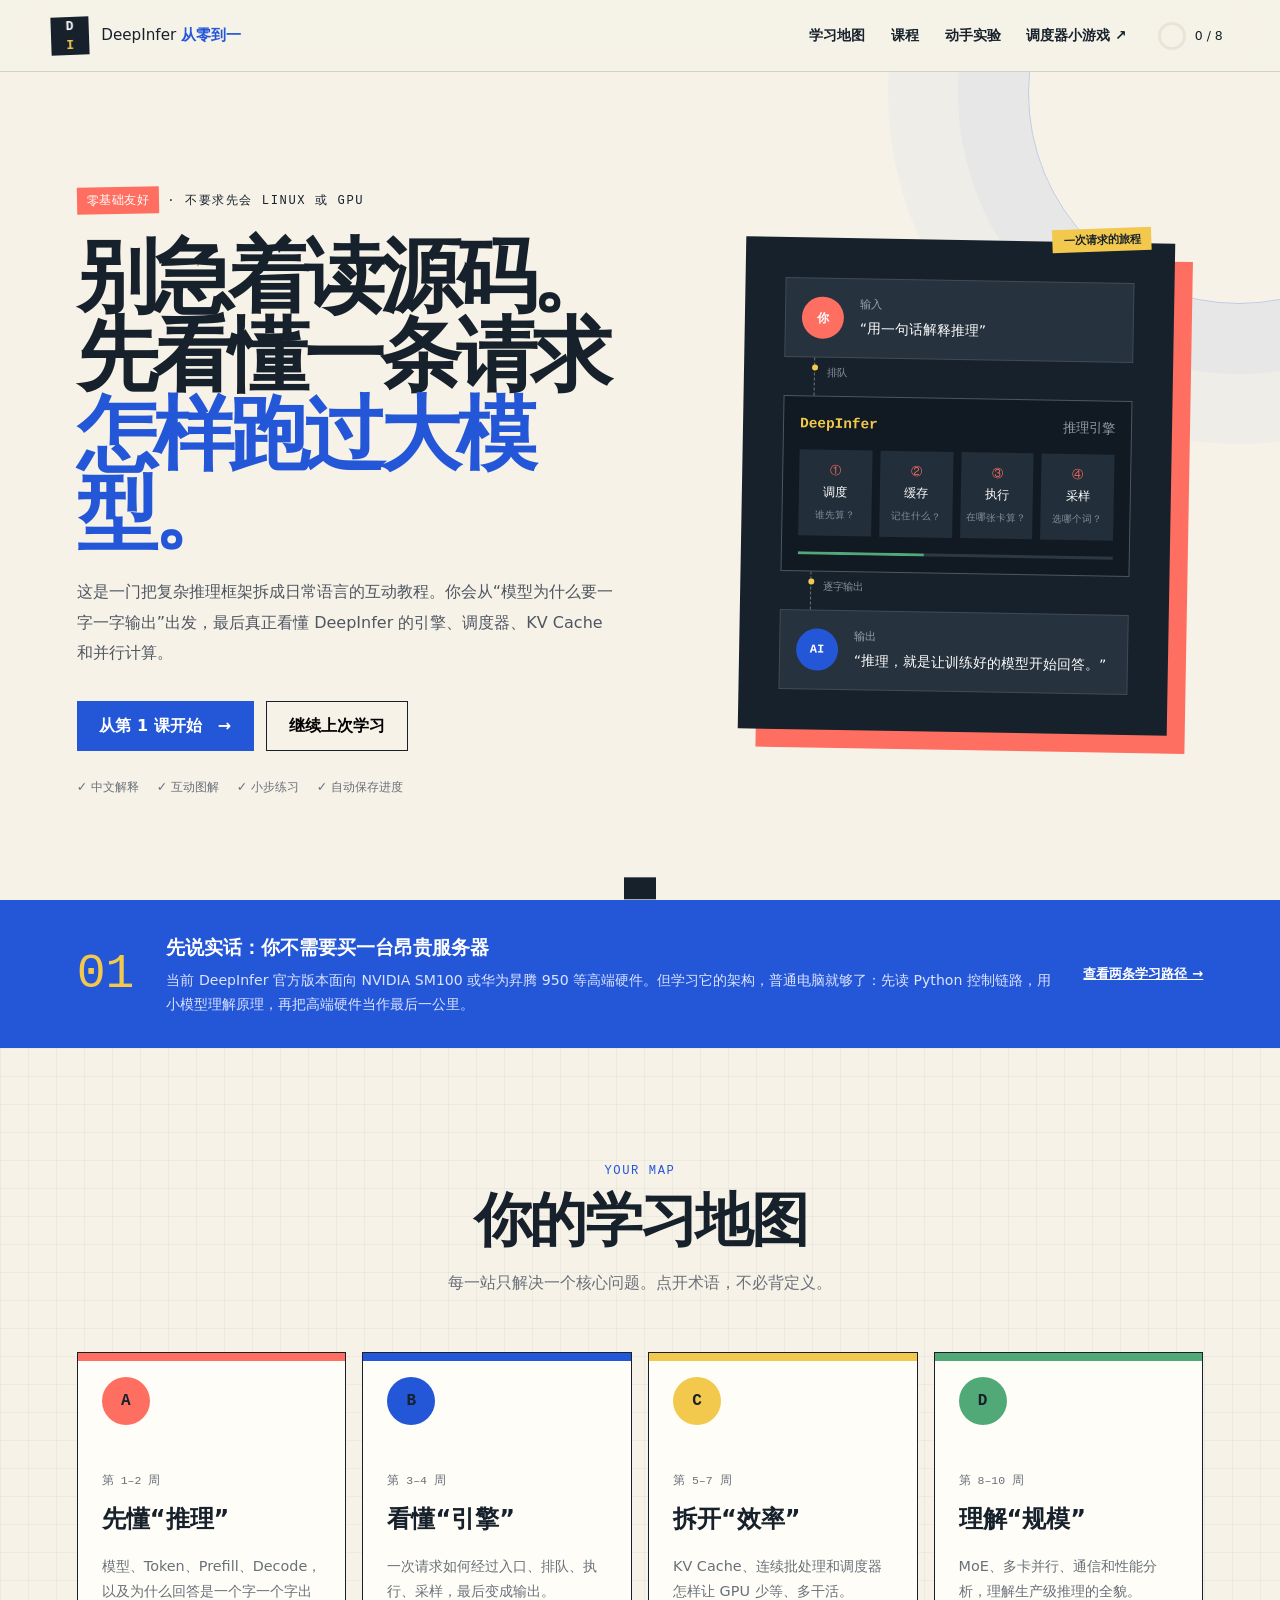
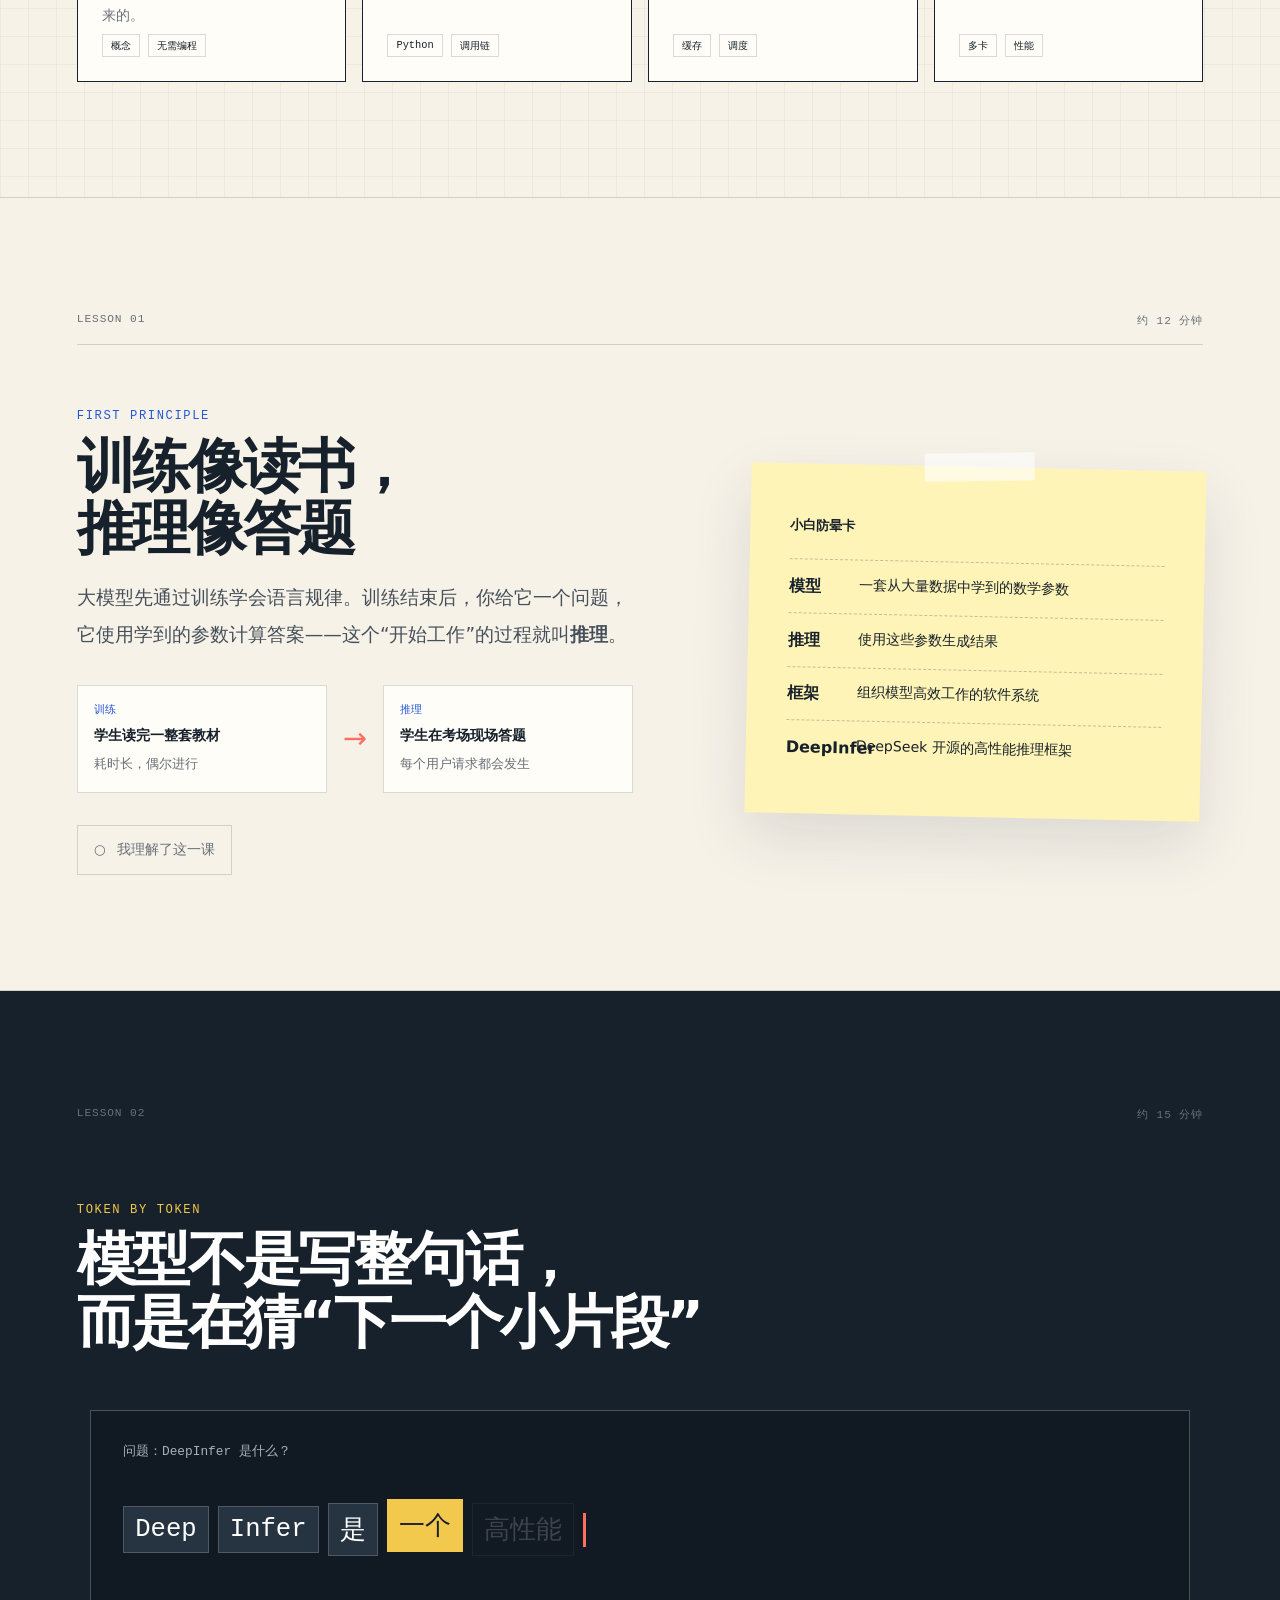
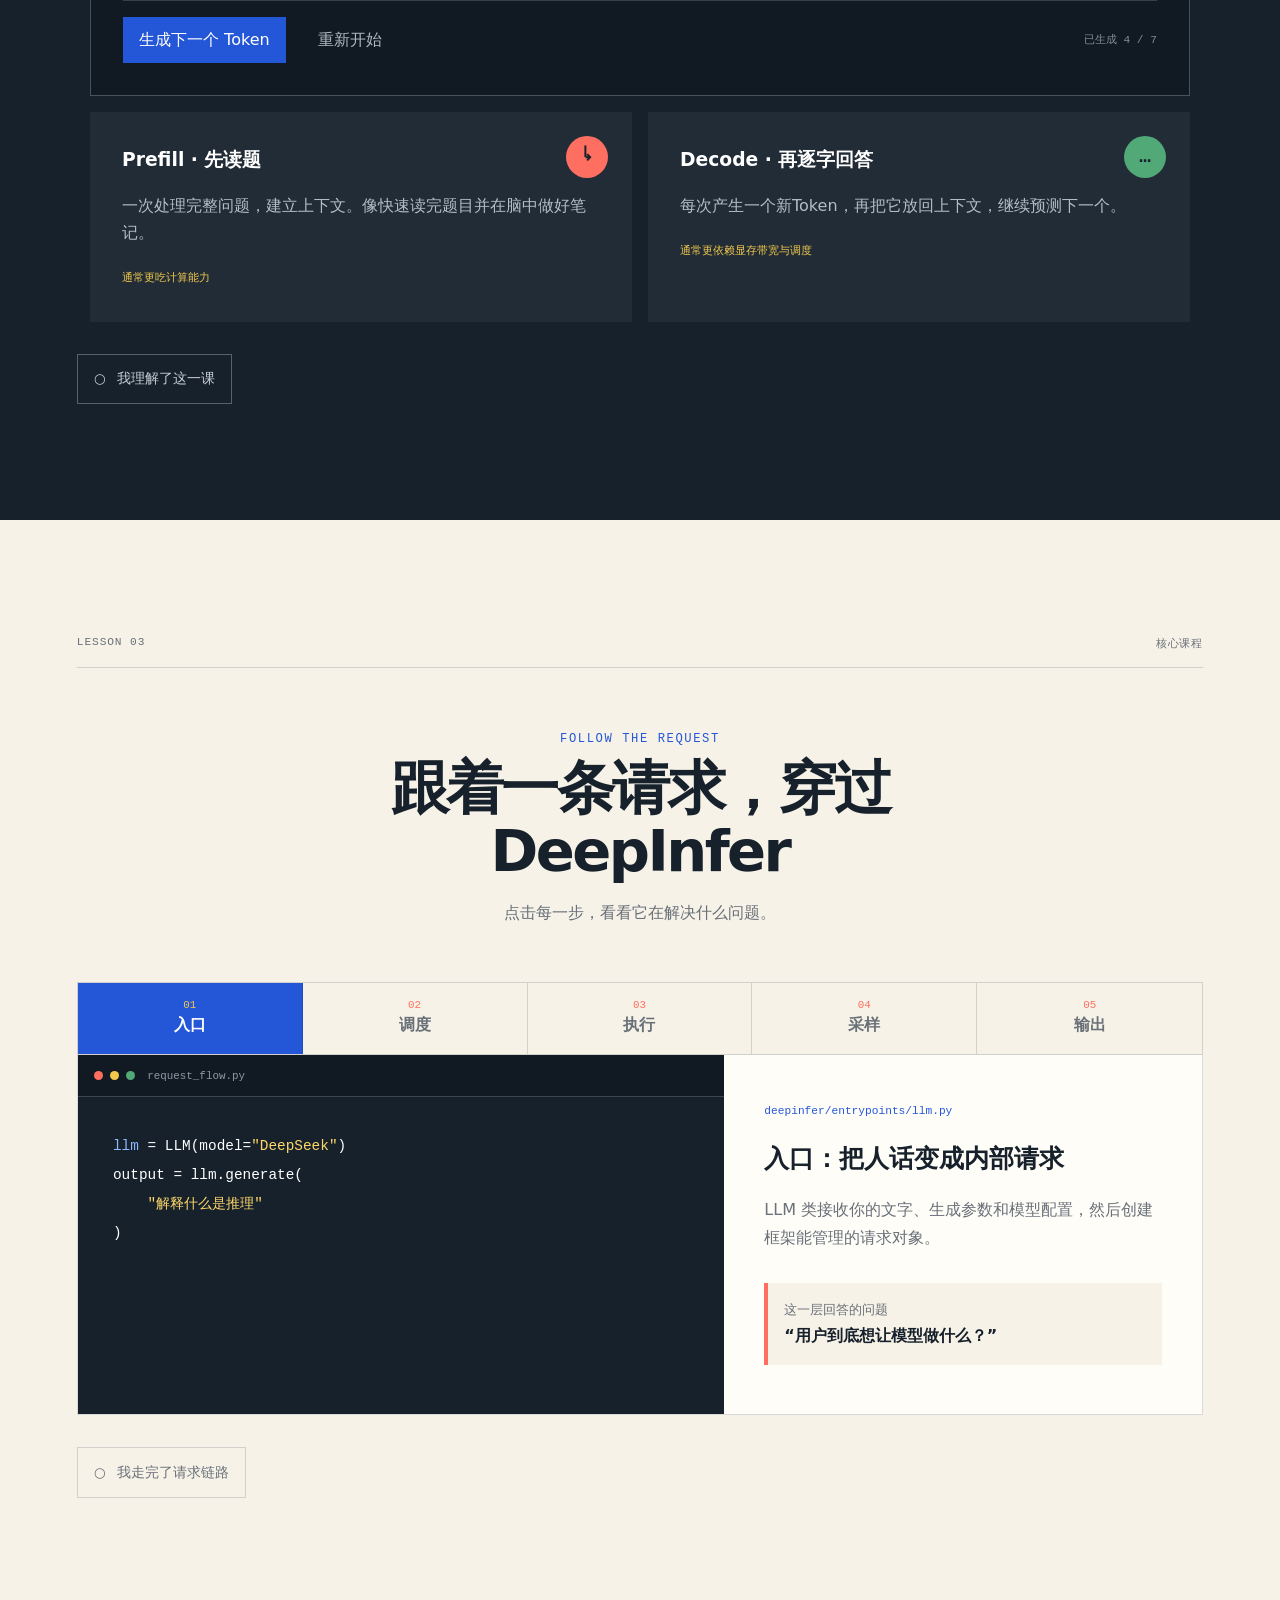
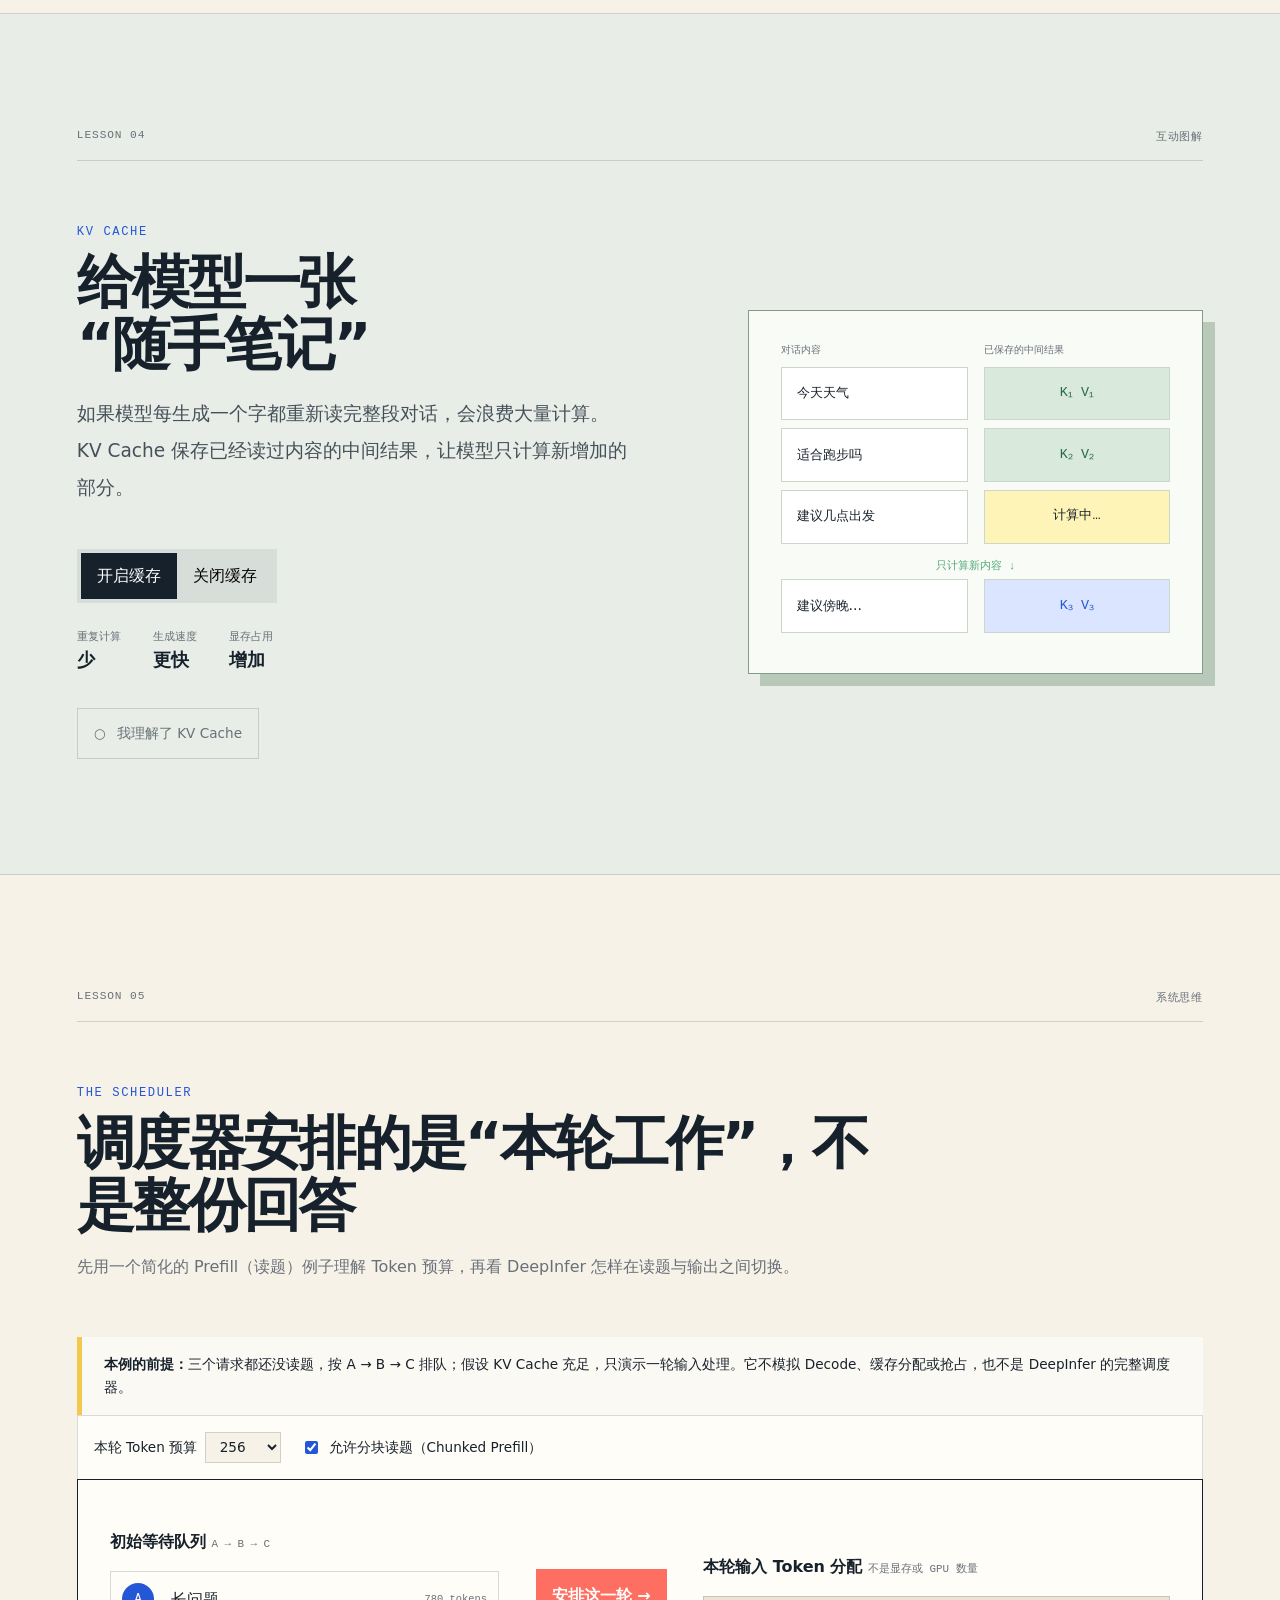
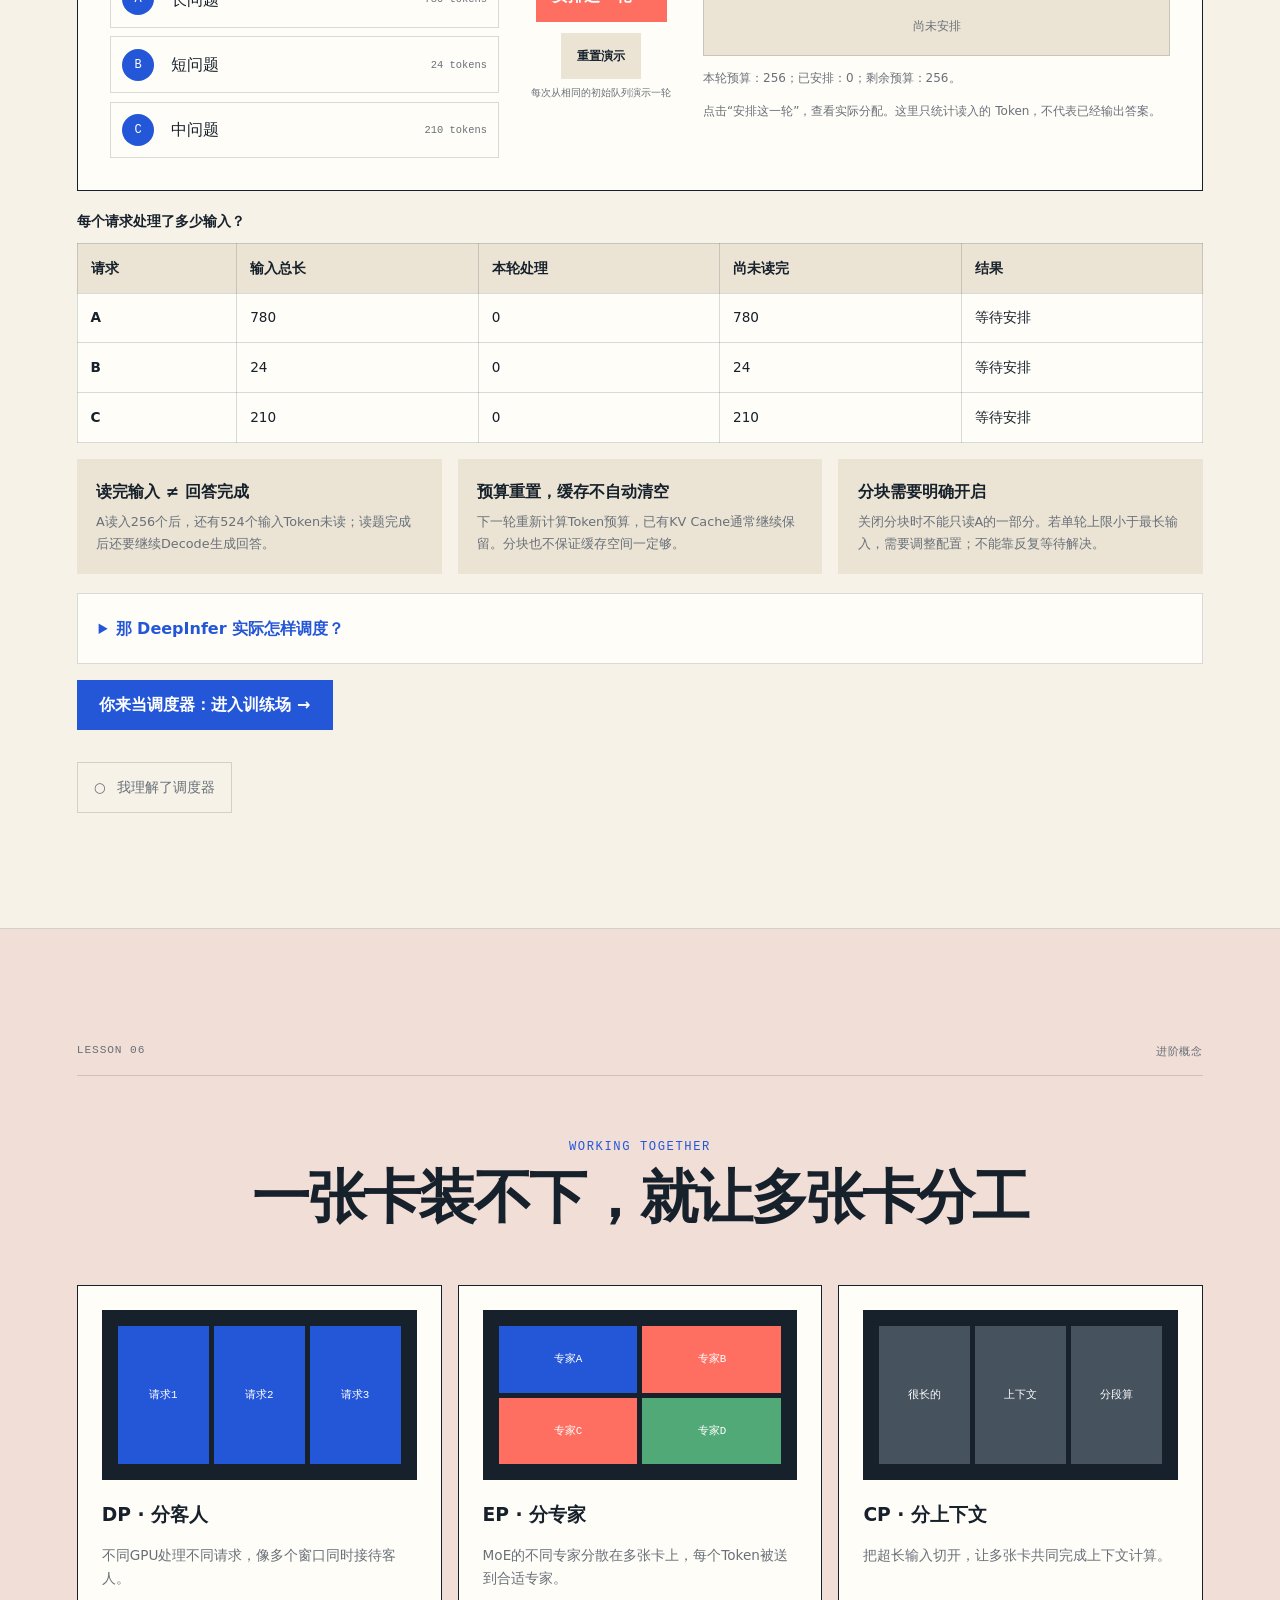
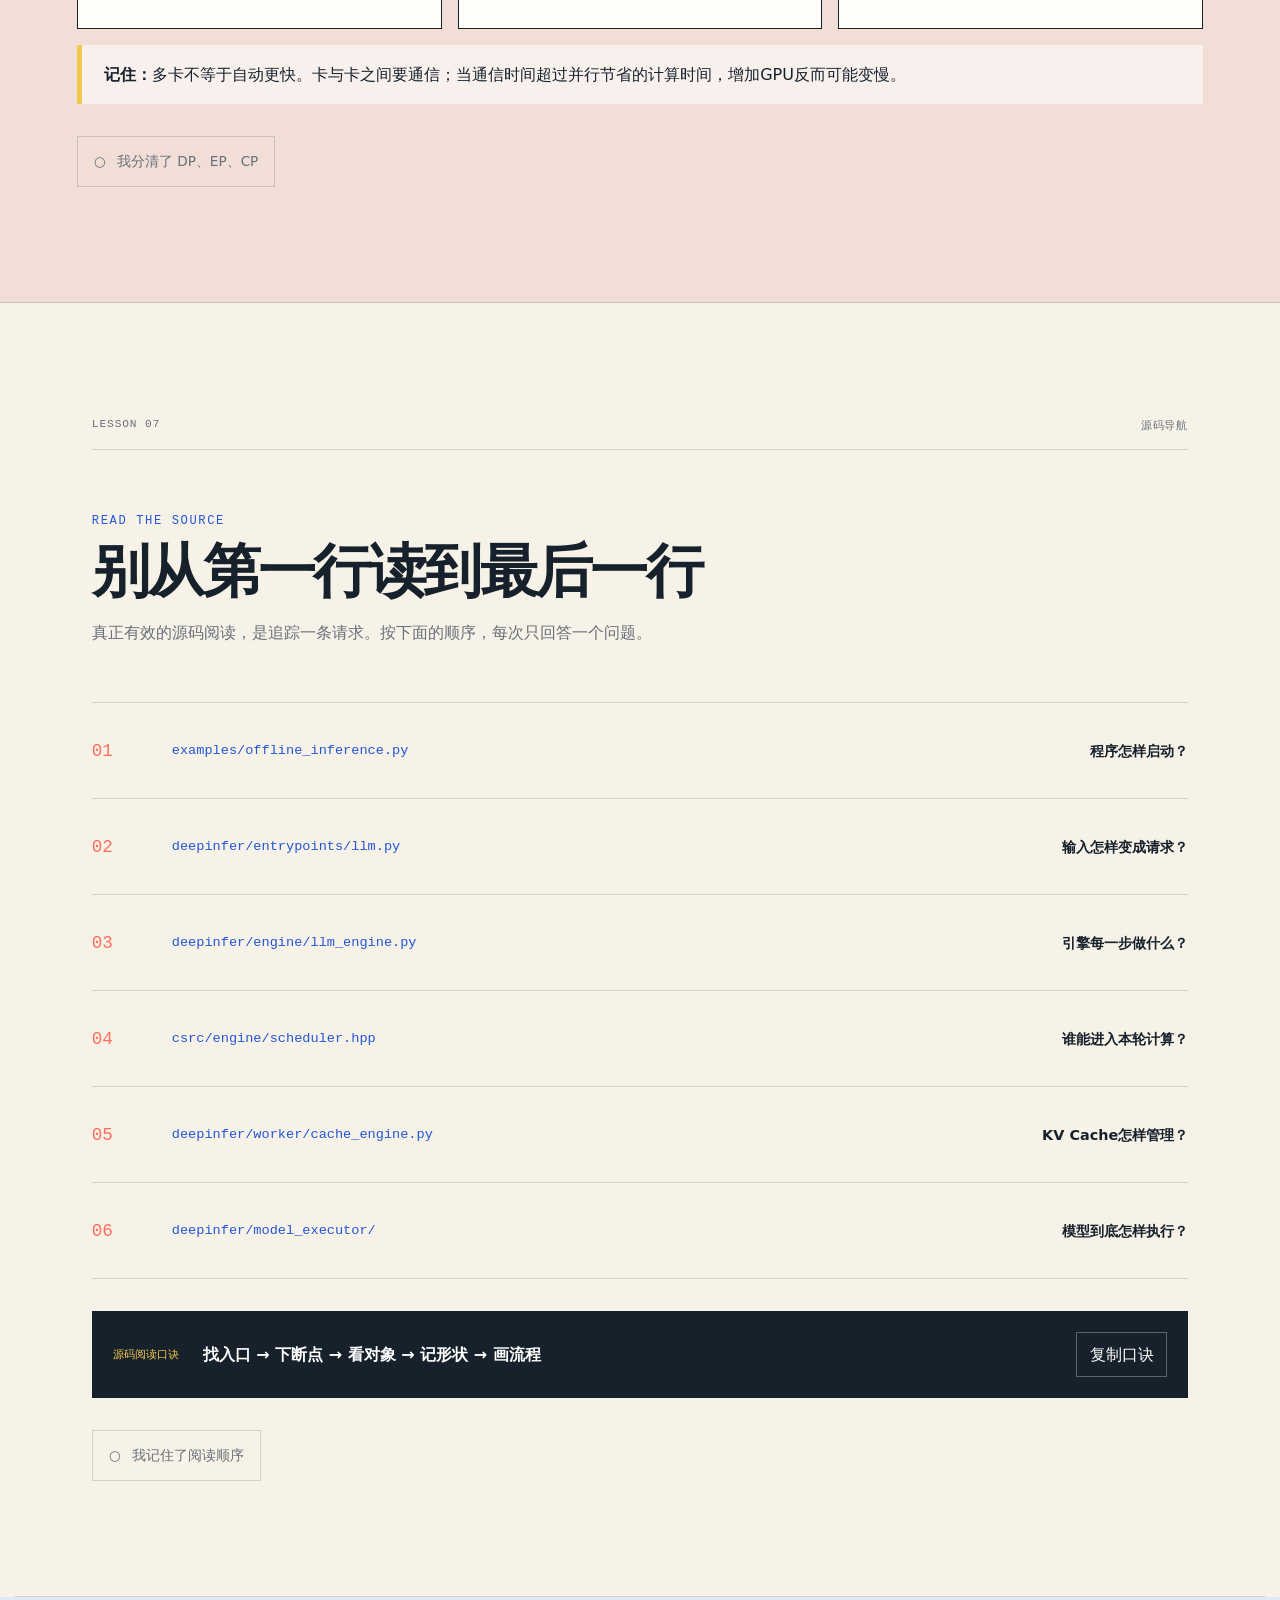
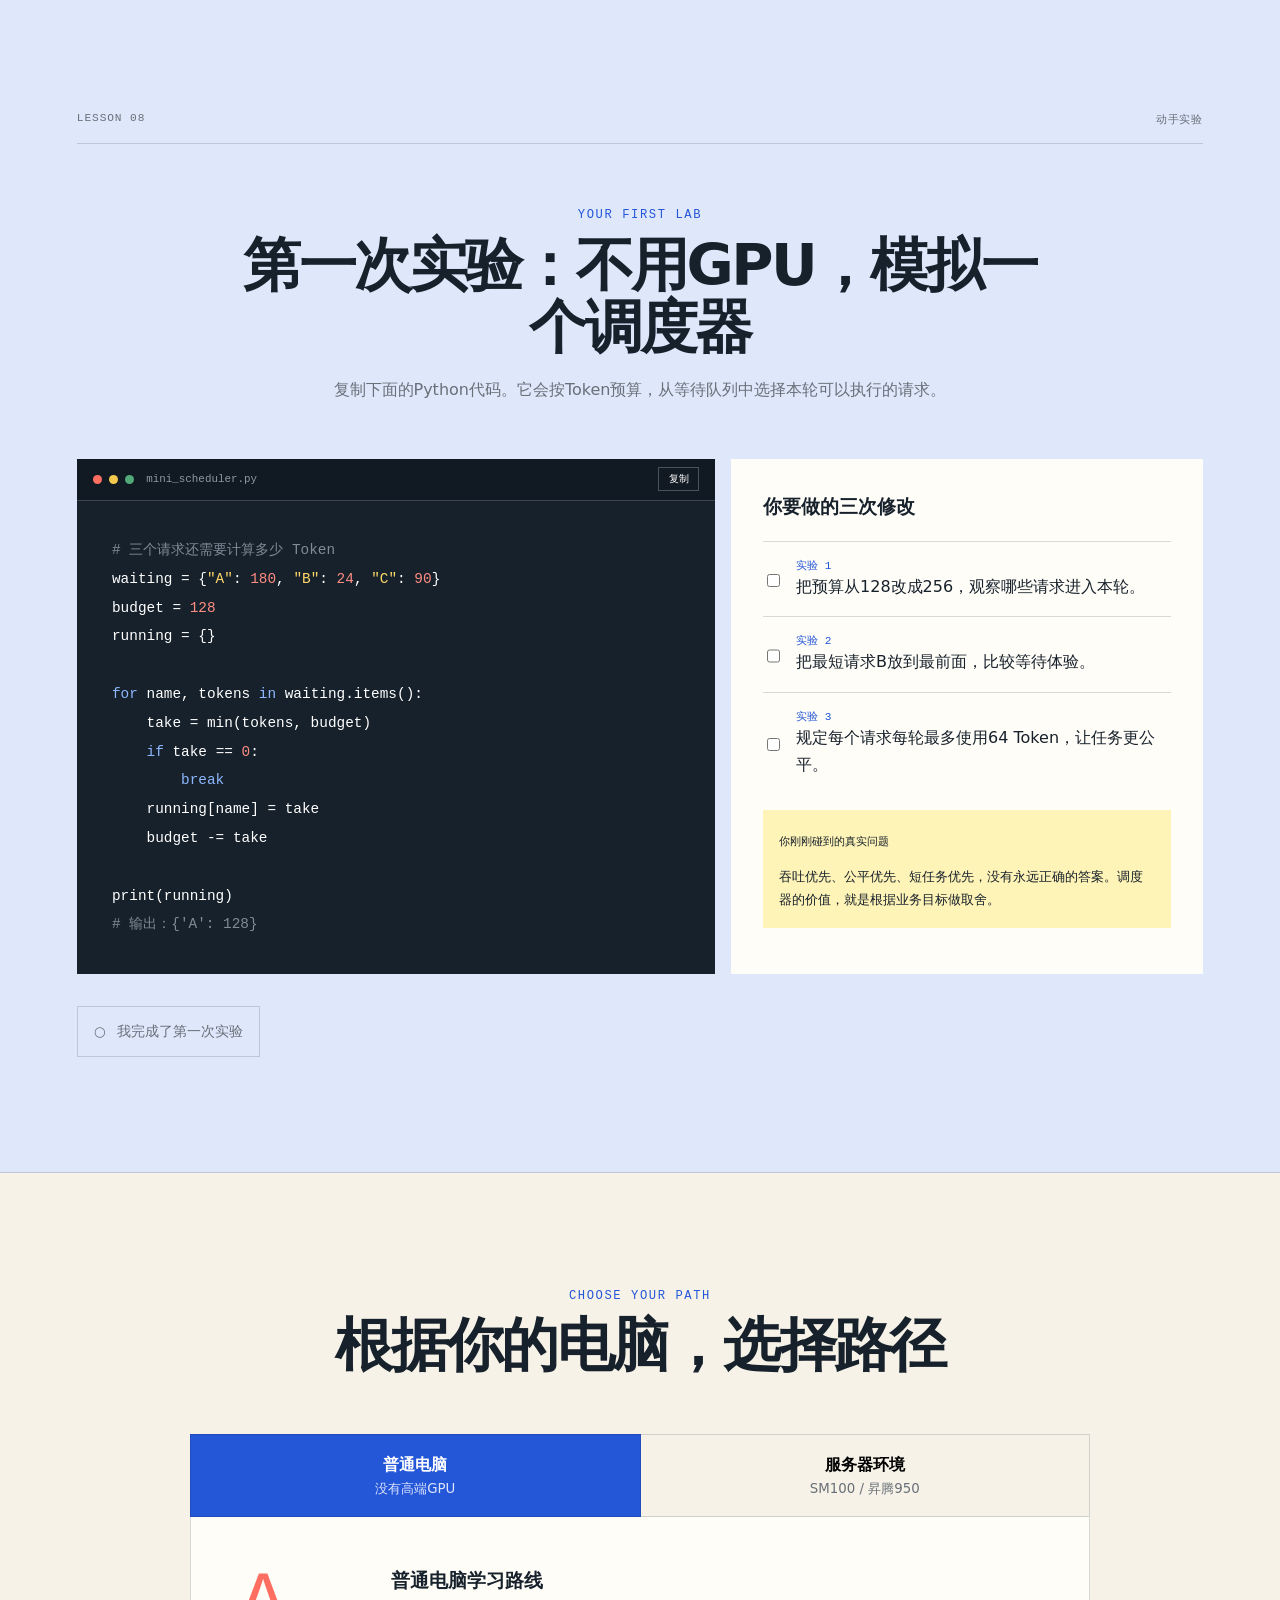
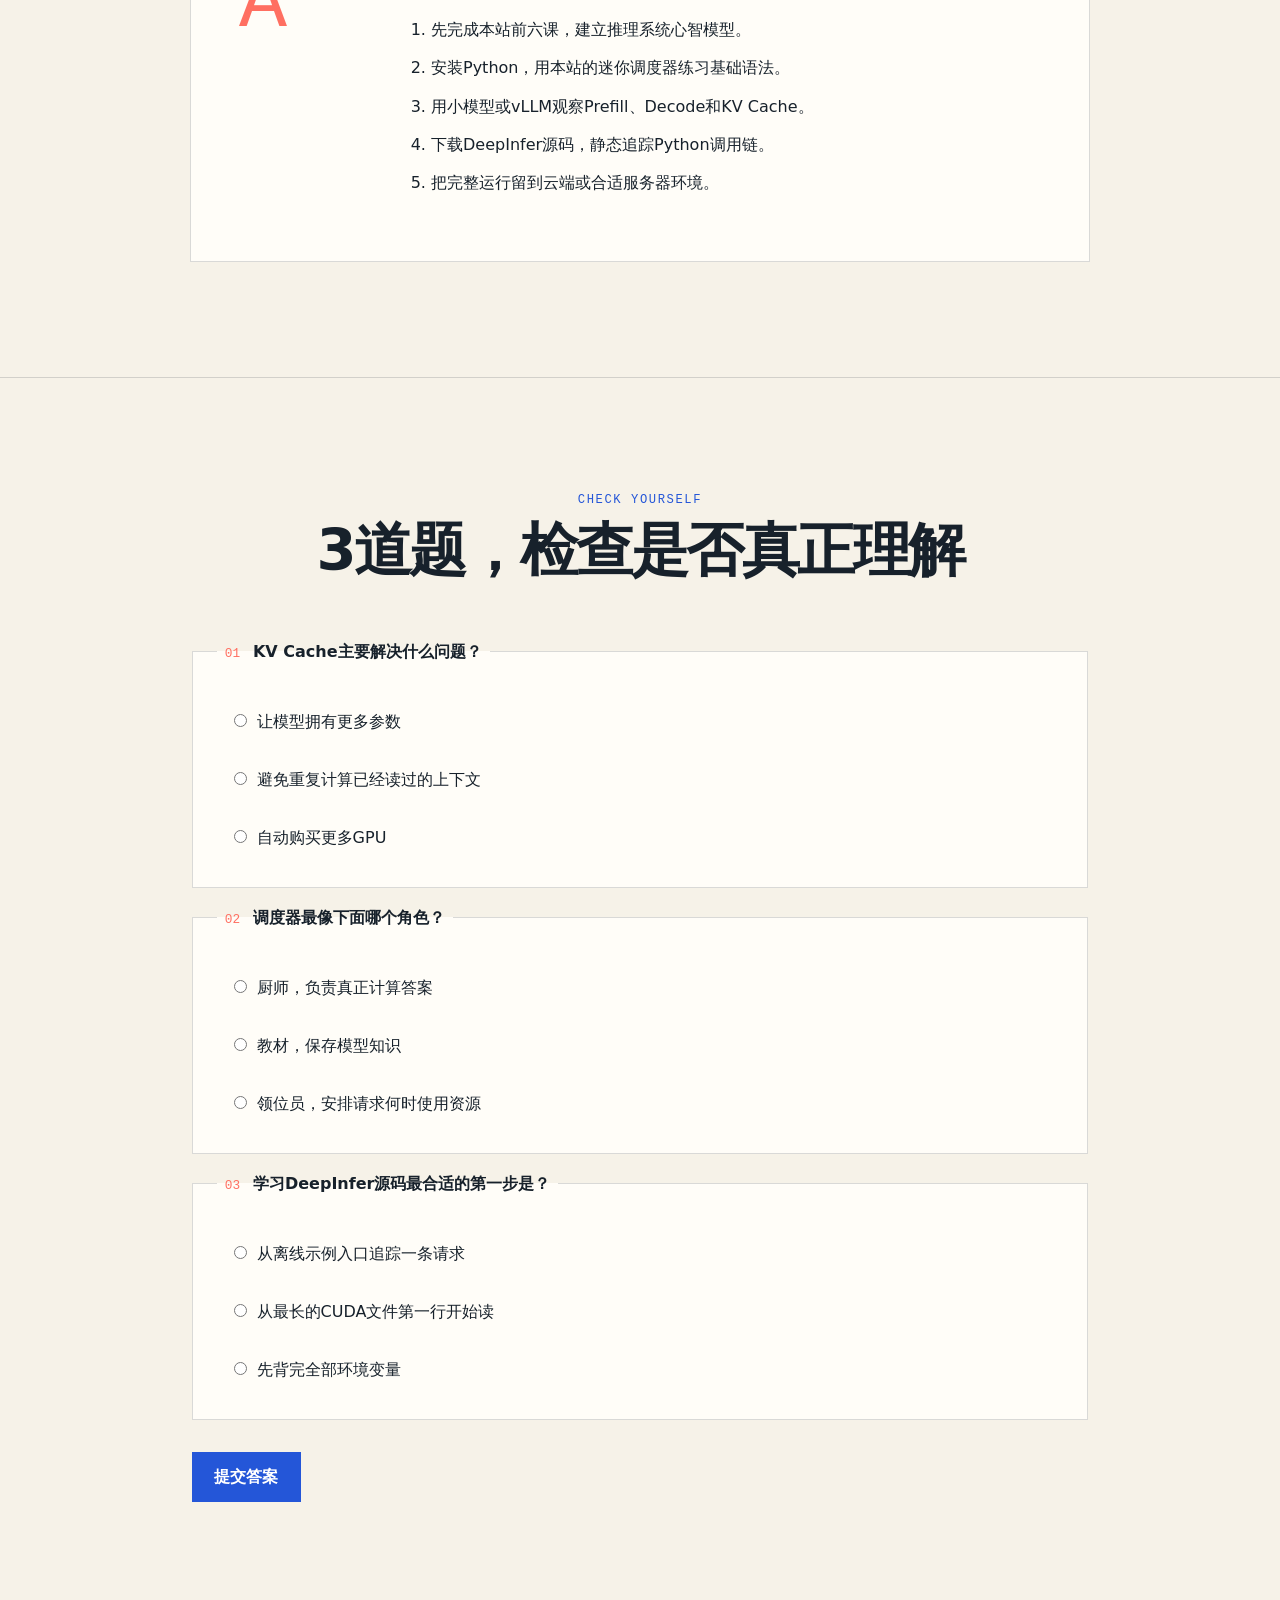
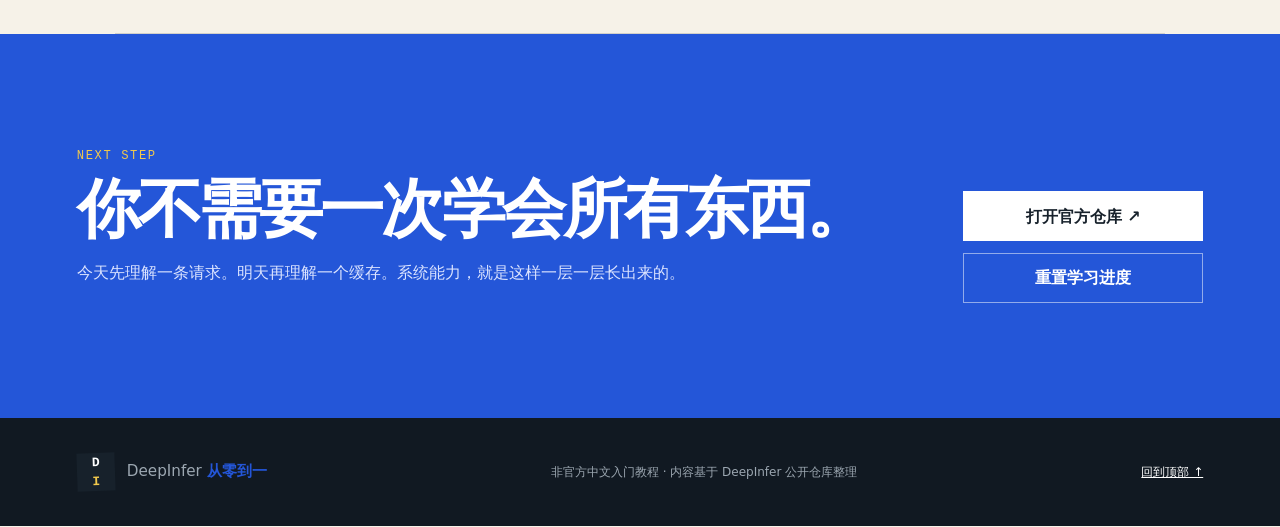
<file: index.html>
<!doctype html>
<html lang="zh-CN">
<head>
  <meta charset="utf-8" />
  <meta name="viewport" content="width=device-width, initial-scale=1" />
  <meta name="description" content="面向零基础学习者的 DeepInfer 中文互动教程：从 AI 推理、KV Cache 到源码阅读。" />
  <meta name="theme-color" content="#f6f2e8" />
  <title>DeepInfer 从零到一</title>
  <link rel="stylesheet" href="./styles.css?v=2" />
</head>
<body>
  <a class="skip-link" href="#main">跳到正文</a>

  <header class="topbar">
    <a class="brand" href="#top" aria-label="返回首页">
      <span class="brand-mark" aria-hidden="true">D<span>I</span></span>
      <span>DeepInfer <b>从零到一</b></span>
    </a>
    <nav class="topnav" aria-label="主导航">
      <a href="#map">学习地图</a>
      <a href="#lessons">课程</a>
      <a href="#lab">动手实验</a>
      <a href="./game.html">调度器小游戏 ↗</a>
      <button class="progress-button" id="progressButton" type="button" aria-label="查看学习进度">
        <span class="progress-ring" aria-hidden="true"><span id="progressRing"></span></span>
        <span id="progressText">0 / 8</span>
      </button>
    </nav>
  </header>

  <main id="main">
    <section class="hero" id="top">
      <div class="hero-copy">
        <p class="eyebrow"><span>零基础友好</span> · 不要求先会 Linux 或 GPU</p>
        <h1>别急着读源码。<br />先看懂一条请求<br /><em>怎样跑过大模型。</em></h1>
        <p class="hero-lead">这是一门把复杂推理框架拆成日常语言的互动教程。你会从“模型为什么要一字一字输出”出发，最后真正看懂 DeepInfer 的引擎、调度器、KV Cache 和并行计算。</p>
        <div class="hero-actions">
          <a class="button primary" href="#lesson-1">从第 1 课开始 <span>→</span></a>
          <button class="button ghost" id="resumeButton" type="button">继续上次学习</button>
        </div>
        <div class="promise-row" aria-label="课程特点">
          <span>✓ 中文解释</span><span>✓ 互动图解</span><span>✓ 小步练习</span><span>✓ 自动保存进度</span>
        </div>
      </div>

      <div class="hero-visual" aria-label="一次 AI 请求的旅程示意图">
        <div class="visual-label">一次请求的旅程</div>
        <div class="request-card request-input">
          <span class="node-icon">你</span>
          <div><small>输入</small><strong>“用一句话解释推理”</strong></div>
        </div>
        <div class="flow-line"><span></span><i>排队</i></div>
        <div class="engine-board">
          <div class="engine-title"><span>DeepInfer</span><small>推理引擎</small></div>
          <div class="engine-grid">
            <div><b>①</b><span>调度</span><small>谁先算？</small></div>
            <div><b>②</b><span>缓存</span><small>记住什么？</small></div>
            <div><b>③</b><span>执行</span><small>在哪张卡算？</small></div>
            <div><b>④</b><span>采样</span><small>选哪个词？</small></div>
          </div>
          <div class="pulse-track"><span></span></div>
        </div>
        <div class="flow-line reverse"><span></span><i>逐字输出</i></div>
        <div class="request-card request-output">
          <span class="node-icon whale">AI</span>
          <div><small>输出</small><strong id="typewriter">“推理，就是让训练好的模型开始回答。”</strong></div>
        </div>
      </div>
    </section>

    <section class="reality-strip" aria-label="学习前须知">
      <div class="reality-number">01</div>
      <div>
        <h2>先说实话：你不需要买一台昂贵服务器</h2>
        <p>当前 DeepInfer 官方版本面向 NVIDIA SM100 或华为昇腾 950 等高端硬件。但学习它的架构，普通电脑就够了：先读 Python 控制链路，用小模型理解原理，再把高端硬件当作最后一公里。</p>
      </div>
      <a href="#hardware-path">查看两条学习路径 →</a>
    </section>

    <section class="section map-section" id="map">
      <div class="section-heading">
        <p class="kicker">YOUR MAP</p>
        <h2>你的学习地图</h2>
        <p>每一站只解决一个核心问题。点开术语，不必背定义。</p>
      </div>
      <div class="map-grid">
        <article class="map-card coral">
          <span class="map-index">A</span>
          <div class="map-time">第 1–2 周</div>
          <h3>先懂“推理”</h3>
          <p>模型、Token、Prefill、Decode，以及为什么回答是一个字一个字出来的。</p>
          <div class="tag-row"><span>概念</span><span>无需编程</span></div>
        </article>
        <article class="map-card blue">
          <span class="map-index">B</span>
          <div class="map-time">第 3–4 周</div>
          <h3>看懂“引擎”</h3>
          <p>一次请求如何经过入口、排队、执行、采样，最后变成输出。</p>
          <div class="tag-row"><span>Python</span><span>调用链</span></div>
        </article>
        <article class="map-card yellow">
          <span class="map-index">C</span>
          <div class="map-time">第 5–7 周</div>
          <h3>拆开“效率”</h3>
          <p>KV Cache、连续批处理和调度器怎样让 GPU 少等、多干活。</p>
          <div class="tag-row"><span>缓存</span><span>调度</span></div>
        </article>
        <article class="map-card green">
          <span class="map-index">D</span>
          <div class="map-time">第 8–10 周</div>
          <h3>理解“规模”</h3>
          <p>MoE、多卡并行、通信和性能分析，理解生产级推理的全貌。</p>
          <div class="tag-row"><span>多卡</span><span>性能</span></div>
        </article>
      </div>
    </section>

    <section class="section concept-section" id="lesson-1">
      <div class="lesson-meta"><span>LESSON 01</span><span>约 12 分钟</span></div>
      <div class="two-column">
        <div>
          <p class="kicker">FIRST PRINCIPLE</p>
          <h2>训练像读书，<br />推理像答题</h2>
          <p class="large-copy">大模型先通过训练学会语言规律。训练结束后，你给它一个问题，它使用学到的参数计算答案——这个“开始工作”的过程就叫<strong>推理</strong>。</p>
          <div class="analogy">
            <div><span>训练</span><strong>学生读完一整套教材</strong><small>耗时长，偶尔进行</small></div>
            <div class="analogy-arrow">→</div>
            <div><span>推理</span><strong>学生在考场现场答题</strong><small>每个用户请求都会发生</small></div>
          </div>
          <button class="complete-button" data-lesson="lesson-1" type="button"><span>○</span> 我理解了这一课</button>
        </div>
        <aside class="note-card">
          <span class="tape" aria-hidden="true"></span>
          <p class="note-title">小白防晕卡</p>
          <dl>
            <div><dt>模型</dt><dd>一套从大量数据中学到的数学参数</dd></div>
            <div><dt>推理</dt><dd>使用这些参数生成结果</dd></div>
            <div><dt>框架</dt><dd>组织模型高效工作的软件系统</dd></div>
            <div><dt>DeepInfer</dt><dd>DeepSeek 开源的高性能推理框架</dd></div>
          </dl>
        </aside>
      </div>
    </section>

    <section class="section token-section" id="lesson-2">
      <div class="lesson-meta"><span>LESSON 02</span><span>约 15 分钟</span></div>
      <div class="section-heading left">
        <p class="kicker">TOKEN BY TOKEN</p>
        <h2>模型不是写整句话，<br />而是在猜“下一个小片段”</h2>
      </div>
      <div class="token-demo">
        <div class="token-prompt">问题：DeepInfer 是什么？</div>
        <div class="token-stage" id="tokenStage" aria-live="polite">
          <span class="token fixed">Deep</span><span class="token fixed">Infer</span><span class="token fixed">是</span><span class="token candidate active">一个</span><span class="token candidate">高性能</span><span class="token candidate">推理</span><span class="token candidate">框架</span><span class="cursor"></span>
        </div>
        <div class="token-controls">
          <button type="button" id="nextToken">生成下一个 Token</button>
          <button type="button" id="resetTokens" class="plain">重新开始</button>
          <span id="tokenStatus">已生成 4 / 7</span>
        </div>
      </div>
      <div class="prefill-decode">
        <div>
          <div class="phase-icon prefill-icon">↳</div>
          <h3>Prefill · 先读题</h3>
          <p>一次处理完整问题，建立上下文。像快速读完题目并在脑中做好笔记。</p>
          <small>通常更吃计算能力</small>
        </div>
        <div>
          <div class="phase-icon decode-icon">…</div>
          <h3>Decode · 再逐字回答</h3>
          <p>每次产生一个新Token，再把它放回上下文，继续预测下一个。</p>
          <small>通常更依赖显存带宽与调度</small>
        </div>
      </div>
      <button class="complete-button" data-lesson="lesson-2" type="button"><span>○</span> 我理解了这一课</button>
    </section>

    <section class="section journey-section" id="lessons">
      <div class="lesson-meta"><span>LESSON 03</span><span>核心课程</span></div>
      <div class="section-heading">
        <p class="kicker">FOLLOW THE REQUEST</p>
        <h2>跟着一条请求，穿过 DeepInfer</h2>
        <p>点击每一步，看看它在解决什么问题。</p>
      </div>
      <div class="journey">
        <div class="journey-tabs" role="tablist" aria-label="请求处理步骤">
          <button class="journey-tab active" data-step="0" role="tab" aria-selected="true"><b>01</b><span>入口</span></button>
          <button class="journey-tab" data-step="1" role="tab" aria-selected="false"><b>02</b><span>调度</span></button>
          <button class="journey-tab" data-step="2" role="tab" aria-selected="false"><b>03</b><span>执行</span></button>
          <button class="journey-tab" data-step="3" role="tab" aria-selected="false"><b>04</b><span>采样</span></button>
          <button class="journey-tab" data-step="4" role="tab" aria-selected="false"><b>05</b><span>输出</span></button>
        </div>
        <div class="journey-panel">
          <div class="journey-code" aria-hidden="true">
            <div class="code-window-bar"><i></i><i></i><i></i><span>request_flow.py</span></div>
            <pre id="journeyCode"><code><span class="kw">llm</span> = LLM(model=<span class="str">"DeepSeek"</span>)
output = llm.generate(
    <span class="str">"解释什么是推理"</span>
)</code></pre>
          </div>
          <div class="journey-copy">
            <span id="journeyFile">deepinfer/entrypoints/llm.py</span>
            <h3 id="journeyTitle">入口：把人话变成内部请求</h3>
            <p id="journeyDesc">LLM 类接收你的文字、生成参数和模型配置，然后创建框架能管理的请求对象。</p>
            <div class="question-box"><small>这一层回答的问题</small><strong id="journeyQuestion">“用户到底想让模型做什么？”</strong></div>
          </div>
        </div>
      </div>
      <button class="complete-button" data-lesson="lesson-3" type="button"><span>○</span> 我走完了请求链路</button>
    </section>

    <section class="section cache-section" id="lesson-4">
      <div class="lesson-meta"><span>LESSON 04</span><span>互动图解</span></div>
      <div class="two-column cache-layout">
        <div>
          <p class="kicker">KV CACHE</p>
          <h2>给模型一张<br />“随手笔记”</h2>
          <p class="large-copy">如果模型每生成一个字都重新读完整段对话，会浪费大量计算。KV Cache 保存已经读过内容的中间结果，让模型只计算新增加的部分。</p>
          <div class="cache-toggle" role="group" aria-label="KV Cache 开关">
            <button class="active" data-cache="on" type="button">开启缓存</button>
            <button data-cache="off" type="button">关闭缓存</button>
          </div>
          <div class="cache-result">
            <div><span>重复计算</span><strong id="repeatCalc">少</strong></div>
            <div><span>生成速度</span><strong id="generationSpeed">更快</strong></div>
            <div><span>显存占用</span><strong id="memoryUse">增加</strong></div>
          </div>
          <button class="complete-button" data-lesson="lesson-4" type="button"><span>○</span> 我理解了 KV Cache</button>
        </div>
        <div class="cache-visual" id="cacheVisual">
          <div class="cache-title"><span>对话内容</span><span>已保存的中间结果</span></div>
          <div class="cache-row"><div>今天天气</div><div class="cache-block filled">K₁ V₁</div></div>
          <div class="cache-row"><div>适合跑步吗</div><div class="cache-block filled">K₂ V₂</div></div>
          <div class="cache-row current"><div>建议几点出发</div><div class="cache-block computing">计算中…</div></div>
          <div class="cache-arrow">只计算新内容 ↓</div>
          <div class="cache-row answer"><div>建议傍晚…</div><div class="cache-block new">K₃ V₃</div></div>
        </div>
      </div>
    </section>

    <section class="section scheduler-section" id="lesson-5">
      <div class="lesson-meta"><span>LESSON 05</span><span>系统思维</span></div>
      <div class="section-heading left">
        <p class="kicker">THE SCHEDULER</p>
        <h2>调度器安排的是“本轮工作”，不是整份回答</h2>
        <p>先用一个简化的 Prefill（读题）例子理解 Token 预算，再看 DeepInfer 怎样在读题与输出之间切换。</p>
      </div>
      <div class="warning-callout scheduler-assumptions"><strong>本例的前提：</strong>三个请求都还没读题，按 A → B → C 排队；假设 KV Cache 充足，只演示一轮输入处理。它不模拟 Decode、缓存分配或抢占，也不是 DeepInfer 的完整调度器。</div>
      <div class="scheduler-controls">
        <label>本轮 Token 预算 <select id="prefillBudget"><option value="256">256</option><option value="512">512</option><option value="1024">1024</option></select></label>
        <label><input id="chunkedPrefill" type="checkbox" checked />允许分块读题（Chunked Prefill）</label>
      </div>
      <div class="scheduler-board">
        <div class="queue-zone">
          <h3>初始等待队列 <small>A → B → C</small></h3>
          <div id="waitingQueue" class="request-queue">
            <div class="mini-request long"><b>A</b><span>长问题</span><small>780 tokens</small></div>
            <div class="mini-request short"><b>B</b><span>短问题</span><small>24 tokens</small></div>
            <div class="mini-request medium"><b>C</b><span>中问题</span><small>210 tokens</small></div>
          </div>
        </div>
        <div class="schedule-action">
          <button id="scheduleButton" type="button">安排这一轮 <span>→</span></button>
          <button id="resetSchedule" class="reset-schedule" type="button">重置演示</button>
          <small>每次从相同的初始队列演示一轮</small>
        </div>
        <div class="gpu-zone">
          <h3>本轮输入 Token 分配 <small>不是显存或 GPU 数量</small></h3>
          <div class="allocation-bar" id="allocationBar" role="img" aria-label="尚未安排，本轮预算全部可用"><span class="allocation-empty">尚未安排</span></div>
          <p id="budgetSummary">本轮预算：256；已安排：0；剩余预算：256。</p>
          <p id="schedulerMessage" aria-live="polite">点击“安排这一轮”，查看实际分配。这里只统计读入的 Token，不代表已经输出答案。</p>
        </div>
      </div>
      <div class="scheduler-table-wrap">
        <table class="scheduler-table"><caption>每个请求处理了多少输入？</caption><thead><tr><th scope="col">请求</th><th scope="col">输入总长</th><th scope="col">本轮处理</th><th scope="col">尚未读完</th><th scope="col">结果</th></tr></thead><tbody id="prefillResults"><tr><th scope="row">A</th><td>780</td><td>0</td><td>780</td><td>等待安排</td></tr><tr><th scope="row">B</th><td>24</td><td>0</td><td>24</td><td>等待安排</td></tr><tr><th scope="row">C</th><td>210</td><td>0</td><td>210</td><td>等待安排</td></tr></tbody></table>
      </div>
      <div class="scheduler-lessons">
        <div><b>读完输入 ≠ 回答完成</b><span>A读入256个后，还有524个输入Token未读；读题完成后还要继续Decode生成回答。</span></div>
        <div><b>预算重置，缓存不自动清空</b><span>下一轮重新计算Token预算，已有KV Cache通常继续保留。分块也不保证缓存空间一定够。</span></div>
        <div><b>分块需要明确开启</b><span>关闭分块时不能只读A的一部分。若单轮上限小于最长输入，需要调整配置；不能靠反复等待解决。</span></div>
      </div>
      <details class="scheduler-real"><summary>那 DeepInfer 实际怎样调度？</summary><p>当前开源普通引擎（NORMAL）的一步选择 Prefill 或 Decode，多卡还需协调步骤类型。Prefill通常检查等待队列头部，在设定时机尝试接入新请求；重算请求可能插回队头。</p><p>Decode在资源充足时让多个请求同批推进；其选择代码按已输出Token数排序，从较少的一端考虑，缓存紧张时可从较多的一端抢占。它不知道谁马上能回答完。被抢占后，按配置与请求类型等待重算或结束，并非无代价恢复。</p><p>这是阶段切换与资源检查的组合，并非永远“短问题优先”。上述说明不等同于DeepSeek线上服务的全部策略。<a href="https://github.com/deepseek-ai/DeepInfer/blob/main/csrc/engine/scheduler.hpp" target="_blank" rel="noreferrer">查看公开调度源码 ↗</a></p></details>
      <p><a class="button primary" href="./game.html">你来当调度器：进入训练场 →</a></p>
      <button class="complete-button" data-lesson="lesson-5" type="button"><span>○</span> 我理解了调度器</button>
    </section>

    <section class="section parallel-section" id="lesson-6">
      <div class="lesson-meta"><span>LESSON 06</span><span>进阶概念</span></div>
      <div class="section-heading">
        <p class="kicker">WORKING TOGETHER</p>
        <h2>一张卡装不下，就让多张卡分工</h2>
      </div>
      <div class="parallel-cards">
        <article>
          <div class="parallel-art dp"><span>请求1</span><span>请求2</span><span>请求3</span></div>
          <h3>DP · 分客人</h3>
          <p>不同GPU处理不同请求，像多个窗口同时接待客人。</p>
        </article>
        <article>
          <div class="parallel-art ep"><span>专家A</span><span>专家B</span><span>专家C</span><span>专家D</span></div>
          <h3>EP · 分专家</h3>
          <p>MoE的不同专家分散在多张卡上，每个Token被送到合适专家。</p>
        </article>
        <article>
          <div class="parallel-art cp"><span>很长的</span><span>上下文</span><span>分段算</span></div>
          <h3>CP · 分上下文</h3>
          <p>把超长输入切开，让多张卡共同完成上下文计算。</p>
        </article>
      </div>
      <div class="warning-callout"><strong>记住：</strong>多卡不等于自动更快。卡与卡之间要通信；当通信时间超过并行节省的计算时间，增加GPU反而可能变慢。</div>
      <button class="complete-button" data-lesson="lesson-6" type="button"><span>○</span> 我分清了 DP、EP、CP</button>
    </section>

    <section class="section code-section" id="lesson-7">
      <div class="lesson-meta"><span>LESSON 07</span><span>源码导航</span></div>
      <div class="section-heading left">
        <p class="kicker">READ THE SOURCE</p>
        <h2>别从第一行读到最后一行</h2>
        <p>真正有效的源码阅读，是追踪一条请求。按下面的顺序，每次只回答一个问题。</p>
      </div>
      <ol class="source-path">
        <li><span>01</span><div><code>examples/offline_inference.py</code><strong>程序怎样启动？</strong></div></li>
        <li><span>02</span><div><code>deepinfer/entrypoints/llm.py</code><strong>输入怎样变成请求？</strong></div></li>
        <li><span>03</span><div><code>deepinfer/engine/llm_engine.py</code><strong>引擎每一步做什么？</strong></div></li>
        <li><span>04</span><div><code>csrc/engine/scheduler.hpp</code><strong>谁能进入本轮计算？</strong></div></li>
        <li><span>05</span><div><code>deepinfer/worker/cache_engine.py</code><strong>KV Cache怎样管理？</strong></div></li>
        <li><span>06</span><div><code>deepinfer/model_executor/</code><strong>模型到底怎样执行？</strong></div></li>
      </ol>
      <div class="code-tip">
        <span>源码阅读口诀</span>
        <strong>找入口 → 下断点 → 看对象 → 记形状 → 画流程</strong>
        <button id="copyMantra" type="button">复制口诀</button>
      </div>
      <button class="complete-button" data-lesson="lesson-7" type="button"><span>○</span> 我记住了阅读顺序</button>
    </section>

    <section class="section lab-section" id="lab">
      <div class="lesson-meta"><span>LESSON 08</span><span>动手实验</span></div>
      <div class="section-heading">
        <p class="kicker">YOUR FIRST LAB</p>
        <h2>第一次实验：不用GPU，模拟一个调度器</h2>
        <p>复制下面的Python代码。它会按Token预算，从等待队列中选择本轮可以执行的请求。</p>
      </div>
      <div class="lab-grid">
        <div class="code-window">
          <div class="code-window-bar"><i></i><i></i><i></i><span>mini_scheduler.py</span><button class="copy-code" data-copy="labCode" type="button">复制</button></div>
          <pre id="labCode"><code><span class="cm"># 三个请求还需要计算多少 Token</span>
waiting = {<span class="str">"A"</span>: <span class="num">180</span>, <span class="str">"B"</span>: <span class="num">24</span>, <span class="str">"C"</span>: <span class="num">90</span>}
budget = <span class="num">128</span>
running = {}

<span class="kw">for</span> name, tokens <span class="kw">in</span> waiting.items():
    take = min(tokens, budget)
    <span class="kw">if</span> take == <span class="num">0</span>:
        <span class="kw">break</span>
    running[name] = take
    budget -= take

print(running)
<span class="cm"># 输出：{'A': 128}</span></code></pre>
        </div>
        <div class="lab-steps">
          <h3>你要做的三次修改</h3>
          <label><input type="checkbox" data-lab="1" /><span><b>实验 1</b>把预算从128改成256，观察哪些请求进入本轮。</span></label>
          <label><input type="checkbox" data-lab="2" /><span><b>实验 2</b>把最短请求B放到最前面，比较等待体验。</span></label>
          <label><input type="checkbox" data-lab="3" /><span><b>实验 3</b>规定每个请求每轮最多使用64 Token，让任务更公平。</span></label>
          <div class="lab-insight"><small>你刚刚碰到的真实问题</small><p>吞吐优先、公平优先、短任务优先，没有永远正确的答案。调度器的价值，就是根据业务目标做取舍。</p></div>
        </div>
      </div>
      <button class="complete-button" data-lesson="lesson-8" type="button"><span>○</span> 我完成了第一次实验</button>
    </section>

    <section class="section hardware-section" id="hardware-path">
      <div class="section-heading">
        <p class="kicker">CHOOSE YOUR PATH</p>
        <h2>根据你的电脑，选择路径</h2>
      </div>
      <div class="path-switcher">
        <button class="path-choice active" data-path="normal" type="button">
          <span>普通电脑</span><small>没有高端GPU</small>
        </button>
        <button class="path-choice" data-path="server" type="button">
          <span>服务器环境</span><small>SM100 / 昇腾950</small>
        </button>
      </div>
      <div class="path-panel" id="pathPanel">
        <div class="path-number">A</div>
        <div>
          <h3>普通电脑学习路线</h3>
          <ol>
            <li>先完成本站前六课，建立推理系统心智模型。</li>
            <li>安装Python，用本站的迷你调度器练习基础语法。</li>
            <li>用小模型或vLLM观察Prefill、Decode和KV Cache。</li>
            <li>下载DeepInfer源码，静态追踪Python调用链。</li>
            <li>把完整运行留到云端或合适服务器环境。</li>
          </ol>
        </div>
      </div>
    </section>

    <section class="section quiz-section" id="quiz">
      <div class="section-heading">
        <p class="kicker">CHECK YOURSELF</p>
        <h2>3道题，检查是否真正理解</h2>
      </div>
      <form id="quizForm">
        <fieldset data-answer="b">
          <legend><span>01</span>KV Cache主要解决什么问题？</legend>
          <label><input type="radio" name="q1" value="a" />让模型拥有更多参数</label>
          <label><input type="radio" name="q1" value="b" />避免重复计算已经读过的上下文</label>
          <label><input type="radio" name="q1" value="c" />自动购买更多GPU</label>
          <p class="feedback"></p>
        </fieldset>
        <fieldset data-answer="c">
          <legend><span>02</span>调度器最像下面哪个角色？</legend>
          <label><input type="radio" name="q2" value="a" />厨师，负责真正计算答案</label>
          <label><input type="radio" name="q2" value="b" />教材，保存模型知识</label>
          <label><input type="radio" name="q2" value="c" />领位员，安排请求何时使用资源</label>
          <p class="feedback"></p>
        </fieldset>
        <fieldset data-answer="a">
          <legend><span>03</span>学习DeepInfer源码最合适的第一步是？</legend>
          <label><input type="radio" name="q3" value="a" />从离线示例入口追踪一条请求</label>
          <label><input type="radio" name="q3" value="b" />从最长的CUDA文件第一行开始读</label>
          <label><input type="radio" name="q3" value="c" />先背完全部环境变量</label>
          <p class="feedback"></p>
        </fieldset>
        <button class="button primary quiz-submit" type="submit">提交答案</button>
        <div id="quizResult" class="quiz-result" aria-live="polite"></div>
      </form>
    </section>

    <section class="final-section">
      <div>
        <p class="kicker">NEXT STEP</p>
        <h2>你不需要一次学会所有东西。</h2>
        <p>今天先理解一条请求。明天再理解一个缓存。系统能力，就是这样一层一层长出来的。</p>
      </div>
      <div class="final-actions">
        <a class="button light" href="https://github.com/deepseek-ai/DeepInfer" target="_blank" rel="noreferrer">打开官方仓库 ↗</a>
        <button class="button outline-light" id="resetProgress" type="button">重置学习进度</button>
      </div>
    </section>
  </main>

  <footer>
    <div class="brand footer-brand"><span class="brand-mark">D<span>I</span></span><span>DeepInfer <b>从零到一</b></span></div>
    <p>非官方中文入门教程 · 内容基于 DeepInfer 公开仓库整理</p>
    <a href="#top">回到顶部 ↑</a>
  </footer>

  <div class="progress-drawer" id="progressDrawer" aria-hidden="true">
    <div class="drawer-backdrop" data-close-drawer></div>
    <aside role="dialog" aria-modal="true" aria-labelledby="drawerTitle">
      <button class="drawer-close" data-close-drawer type="button" aria-label="关闭">×</button>
      <p class="kicker">YOUR PROGRESS</p>
      <h2 id="drawerTitle">我的学习进度</h2>
      <div class="drawer-meter"><span id="drawerMeter"></span></div>
      <p id="drawerSummary">已完成 0 / 8 课</p>
      <ol id="progressList"></ol>
    </aside>
  </div>

  <div class="toast" id="toast" role="status" aria-live="polite"></div>
  <script src="./scheduler-demo.js?v=2"></script>
  <script src="./script.js?v=2"></script>
</body>
</html>
</file>
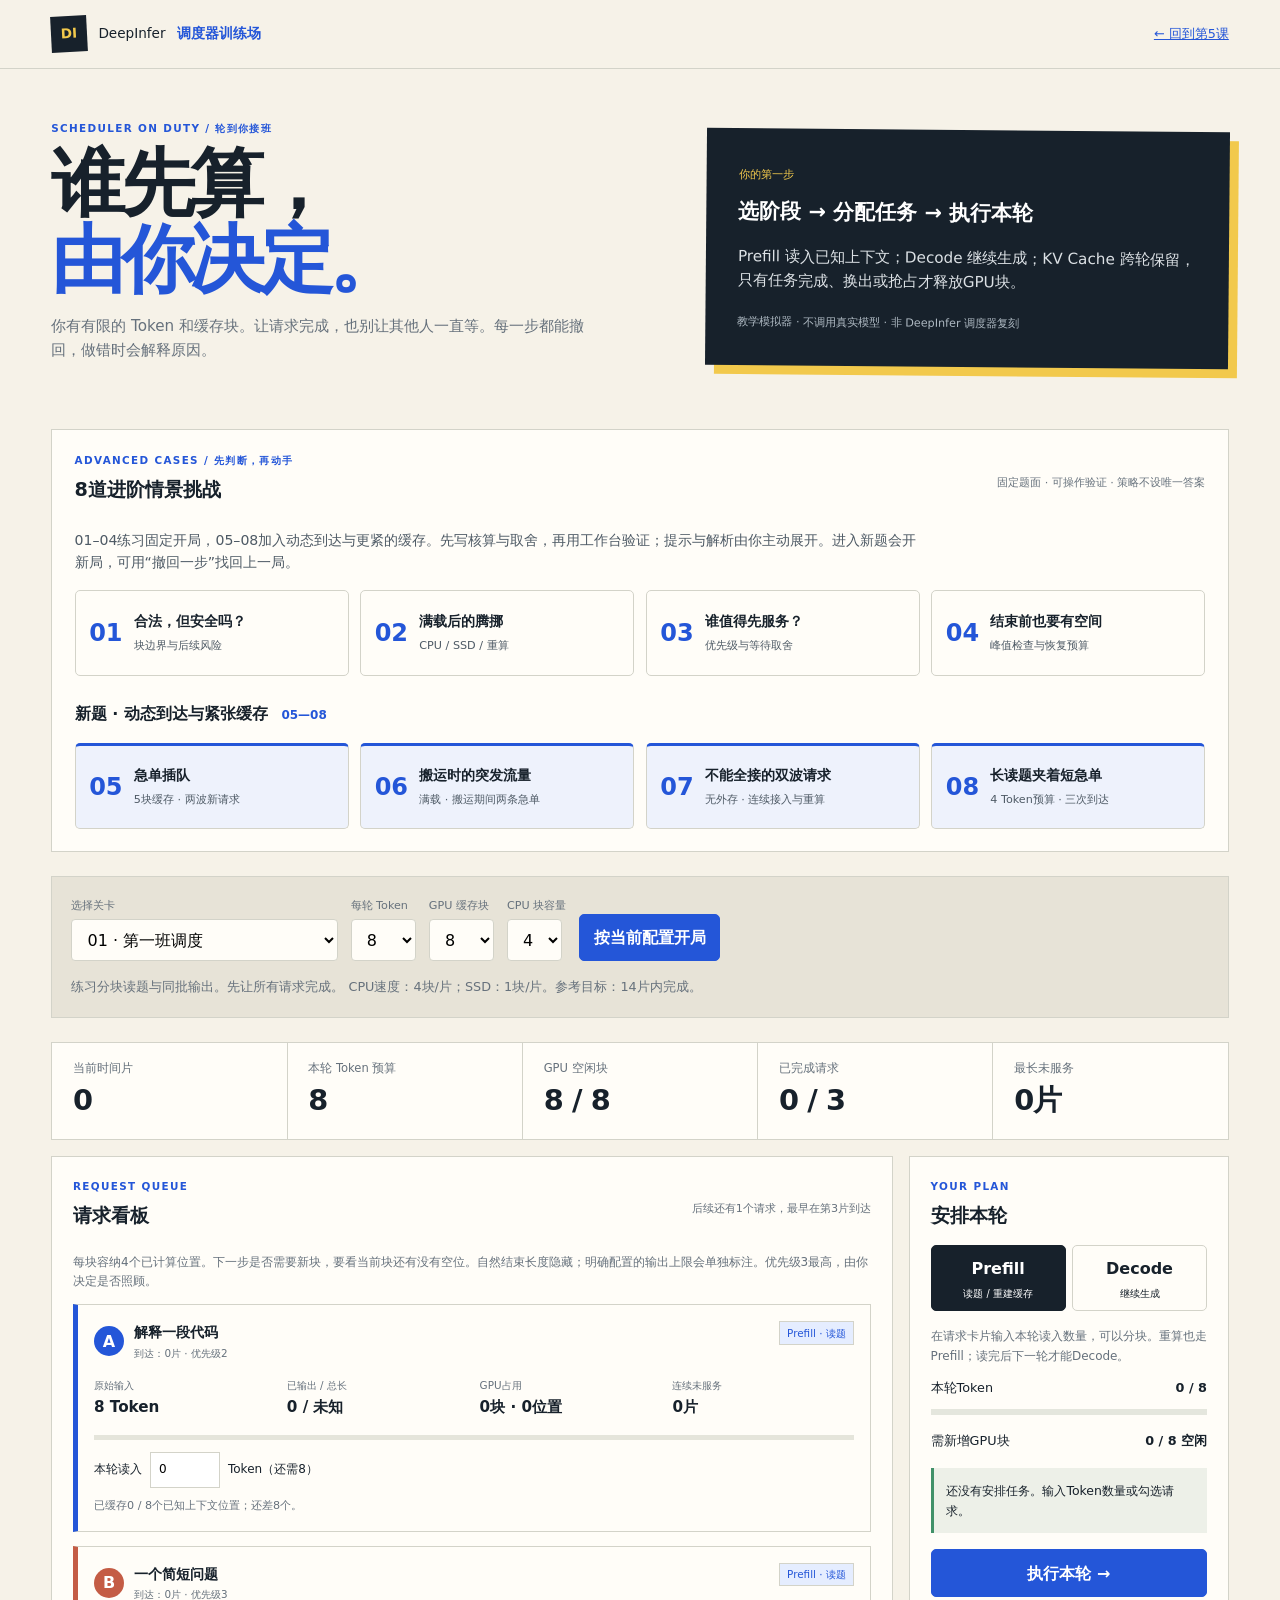
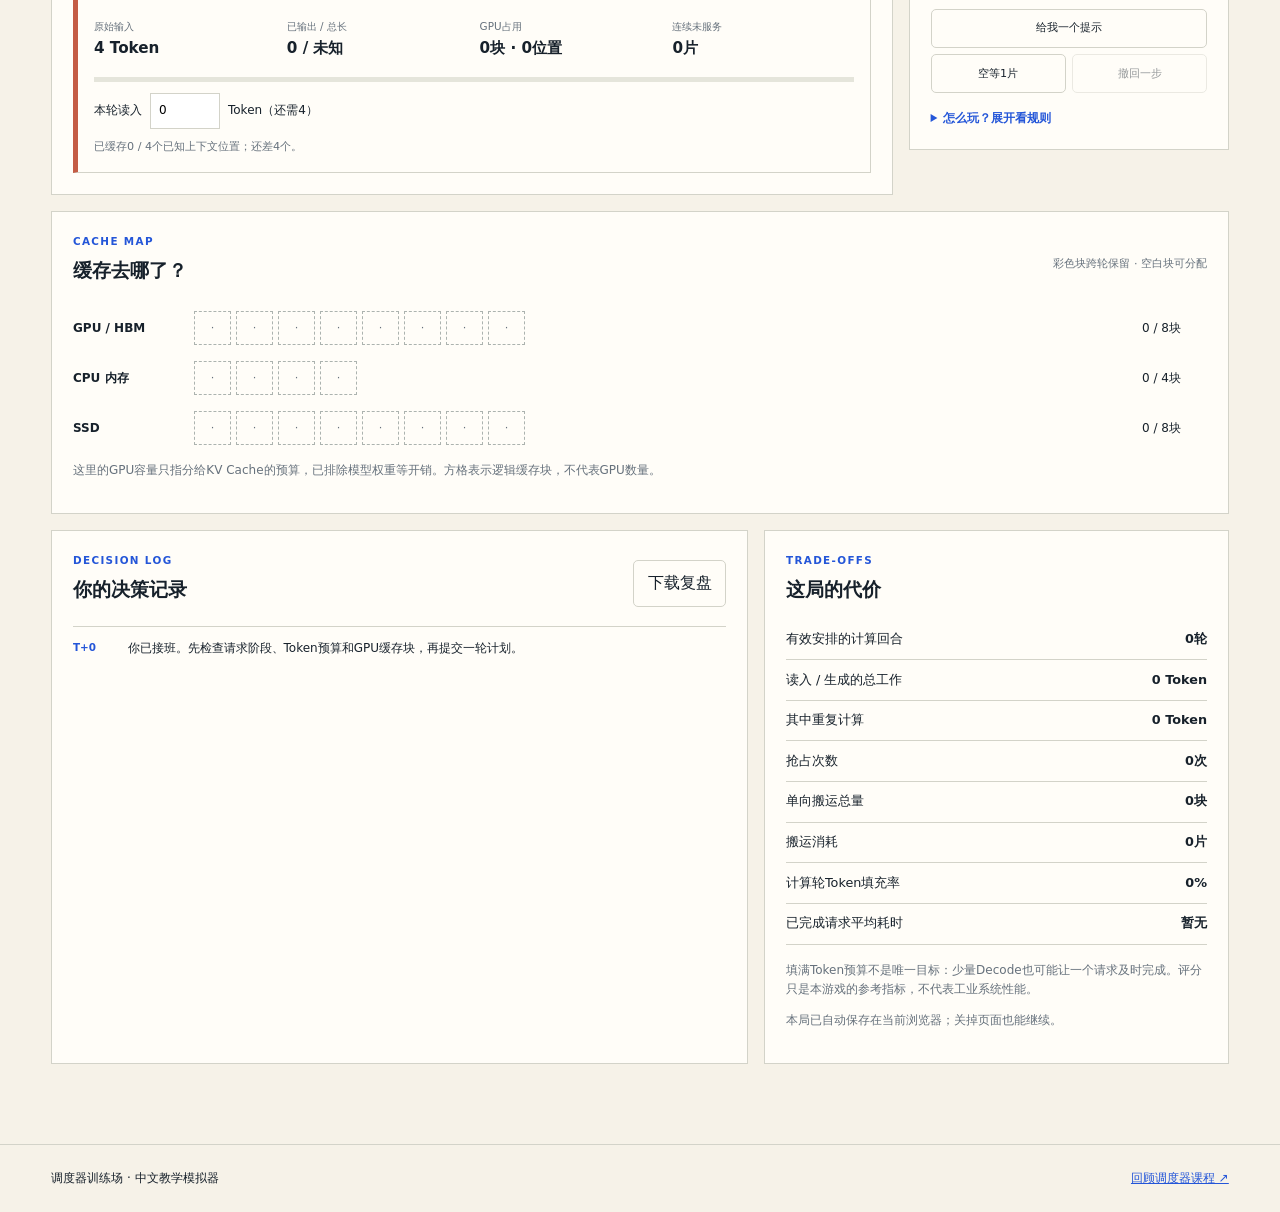
<file: game.html>
<!doctype html>
<html lang="zh-CN">
<head>
  <meta charset="utf-8" />
  <meta name="viewport" content="width=device-width, initial-scale=1" />
  <meta name="theme-color" content="#17212b" />
  <meta name="description" content="你来当大模型调度器：分配Token、管理KV缓存块，选择Prefill、Decode、抢占重算或CPU/SSD卸载。" />
  <title>调度器训练场 · DeepInfer 从零到一</title>
  <link rel="stylesheet" href="./game.css?v=3" />
  <link rel="stylesheet" href="./game-challenges.css?v=3" />
</head>
<body>
  <a class="skip" href="#board">跳到调度台</a>
  <header><a class="brand" href="./index.html#lesson-5"><span class="logo">DI</span> DeepInfer <b>调度器训练场</b></a><a class="back" href="./index.html#lesson-5">← 回到第5课</a></header>
  <main>
    <section class="intro"><div><p class="eyebrow">SCHEDULER ON DUTY / 轮到你接班</p><h1>谁先算，<br /><em>由你决定。</em></h1><p>你有有限的 Token 和缓存块。让请求完成，也别让其他人一直等。每一步都能撤回，做错时会解释原因。</p></div><div class="intro-note"><span>你的第一步</span><strong>选阶段 → 分配任务 → 执行本轮</strong><p>Prefill 读入已知上下文；Decode 继续生成；KV Cache 跨轮保留，只有任务完成、换出或抢占才释放GPU块。</p><small>教学模拟器 · 不调用真实模型 · 非 DeepInfer 调度器复刻</small></div></section>

    <section id="challenges" class="challenge-entry" aria-labelledby="challengeEntryTitle">
      <div class="panel-title"><div><p class="eyebrow">ADVANCED CASES / 先判断，再动手</p><h2 id="challengeEntryTitle">8道进阶情景挑战</h2></div><span>固定题面 · 可操作验证 · 策略不设唯一答案</span></div>
      <p>01–04练习固定开局，05–08加入动态到达与更紧的缓存。先写核算与取舍，再用工作台验证；提示与解析由你主动展开。进入新题会开新局，可用“撤回一步”找回上一局。</p>
      <div class="challenge-launchers"><button data-challenge="challenge1"><b>01</b><span>合法，但安全吗？<small>块边界与后续风险</small></span></button><button data-challenge="challenge2"><b>02</b><span>满载后的腾挪<small>CPU / SSD / 重算</small></span></button><button data-challenge="challenge3"><b>03</b><span>谁值得先服务？<small>优先级与等待取舍</small></span></button><button data-challenge="challenge4"><b>04</b><span>结束前也要有空间<small>峰值检查与恢复预算</small></span></button></div>
      <h3 id="dynamicChallenges" class="dynamic-title">新题 · 动态到达与紧张缓存 <span>05—08</span></h3>
      <div class="challenge-launchers dynamic-launchers"><button data-challenge="challenge5"><b>05</b><span>急单插队<small>5块缓存 · 两波新请求</small></span></button><button data-challenge="challenge6"><b>06</b><span>搬运时的突发流量<small>满载 · 搬运期间两条急单</small></span></button><button data-challenge="challenge7"><b>07</b><span>不能全接的双波请求<small>无外存 · 连续接入与重算</small></span></button><button data-challenge="challenge8"><b>08</b><span>长读题夹着短急单<small>4 Token预算 · 三次到达</small></span></button></div>
    </section>

    <section class="setup" aria-label="关卡和资源设置"><div><label for="level">选择关卡</label><select id="level"><optgroup label="自由训练 · 可自定义预算"><option value="start">01 · 第一班调度</option><option value="pressure">02 · 显存告急</option><option value="storage">03 · 搬运还是重算</option></optgroup><optgroup label="进阶情景 · 固定题目条件"><option value="challenge1">进阶1 · 合法，但安全吗？</option><option value="challenge2">进阶2 · 满载后的腾挪</option><option value="challenge3">进阶3 · 谁值得先服务？</option><option value="challenge4">进阶4 · 结束前也要有空间</option></optgroup><optgroup label="动态进阶 · 新请求与紧张缓存"><option value="challenge5">进阶5 · 急单插队</option><option value="challenge6">进阶6 · 搬运时的突发流量</option><option value="challenge7">进阶7 · 不能全接的双波请求</option><option value="challenge8">进阶8 · 长读题夹着短急单</option></optgroup></select></div><div><label for="tokenConfig">每轮 Token</label><select id="tokenConfig"><option>4</option><option>6</option><option selected>8</option><option>12</option><option>16</option></select></div><div><label for="blockConfig">GPU 缓存块</label><select id="blockConfig"><option>4</option><option>5</option><option>6</option><option selected>8</option><option>10</option><option>12</option></select></div><div><label for="cpuConfig">CPU 块容量</label><select id="cpuConfig"><option>0</option><option>2</option><option>3</option><option selected>4</option><option>8</option></select></div><button id="newGame" class="primary">按当前配置开局</button><p id="levelDescription"></p></section>

    <section id="challengePanel" class="challenge-panel" aria-label="情景题面与判断" hidden></section>

    <section id="board" class="dashboard" aria-label="调度工作台">
      <section id="arrivalForecast" class="arrival-panel" aria-label="已知到达计划" hidden></section>
      <div class="metrics"><div><span>当前时间片</span><strong id="timeMetric">0</strong></div><div><span>本轮 Token 预算</span><strong id="tokenMetric">8</strong></div><div><span>GPU 空闲块</span><strong id="freeMetric">8 / 8</strong></div><div><span>已完成请求</span><strong id="doneMetric">0 / 3</strong></div><div><span>最长未服务</span><strong id="waitMetric">0 片</strong></div></div>
      <div class="workspace"><div class="requests-panel"><div class="panel-title"><div><p class="eyebrow">REQUEST QUEUE</p><h2>请求看板</h2></div><span id="arrivalInfo"></span></div><p class="small">每块容纳4个已计算位置。下一步是否需要新块，要看当前块还有没有空位。自然结束长度隐藏；明确配置的输出上限会单独标注。优先级3最高，由你决定是否照顾。</p><div id="requests"></div></div>
      <aside class="control-panel"><p class="eyebrow">YOUR PLAN</p><h2>安排本轮</h2><div class="phase-switch" role="group" aria-label="选择计算阶段"><button id="choosePrefill" aria-pressed="true">Prefill<span>读题 / 重建缓存</span></button><button id="chooseDecode" aria-pressed="false">Decode<span>继续生成</span></button></div><p id="phaseHelp" class="small"></p><div id="planMeter"></div><div id="planStatus" role="status" aria-live="polite">选择请求后查看资源检查。</div><button id="execute" class="primary execute">执行本轮 →</button><div class="secondary-controls"><button id="hint">给我一个提示</button><button id="idle">空等1片</button><button id="undo">撤回一步</button></div><div id="feedback" aria-live="polite"></div><details><summary>怎么玩？展开看规则</summary><ol><li>Prefill可以给一个或多个请求分块读题，合计不能超过Token预算。</li><li>Decode每个选中的请求生成1个Token。同一轮可选多个，不能混入Prefill。</li><li>本例按实际已计算长度逐步分配块，块数=长度÷4后向上取整；与真实框架的预留策略可能不同。</li><li>抢占保留Token、清空缓存，之后要重新Prefill。释放立即生效；重建会消耗未来预算。</li><li>CPU/SSD换出保留缓存。CPU每片搬运的块数按关卡设定，SSD为1块/片。为方便手算，搬运期间暂停本工作台计算，未模拟异步重叠。</li><li>未完成请求的缓存完整保存；恢复时GPU必须能接住全部块。存储容量以本关缓存图为准；普通关卡SSD为8块，部分情景题禁用存储。</li><li>Prefill本身不产出首Token；Decode时生成的下一个位置立即计入缓存。这是统一教学记账方式。</li><li>你可以自由选择先服务谁，游戏不强制FCFS，也不套用DeepInfer的抢占排序。优先级和等待时间供你权衡。</li><li>换出后再取回不会刷新服务时间。时间片是教学单位，不对应真实毫秒。</li></ol></details></aside></div>

      <section class="memory-panel"><div class="panel-title"><div><p class="eyebrow">CACHE MAP</p><h2>缓存去哪了？</h2></div><span>彩色块跨轮保留 · 空白块可分配</span></div><div class="memory-row"><b>GPU / HBM</b><div id="gpuMap" class="block-map"></div><span id="gpuUsage"></span></div><div class="memory-row"><b>CPU 内存</b><div id="cpuMap" class="block-map"></div><span id="cpuUsage"></span></div><div class="memory-row"><b>SSD</b><div id="ssdMap" class="block-map"></div><span id="ssdUsage"></span></div><p class="small">这里的GPU容量只指分给KV Cache的预算，已排除模型权重等开销。方格表示逻辑缓存块，不代表GPU数量。</p></section>
      <section id="completion" class="completion" hidden></section>
      <div class="bottom-grid"><section class="log-panel"><div class="panel-title"><div><p class="eyebrow">DECISION LOG</p><h2>你的决策记录</h2></div><button id="exportLog">下载复盘</button></div><ol id="log"></ol></section><section class="review-panel"><p class="eyebrow">TRADE-OFFS</p><h2>这局的代价</h2><dl id="costs"></dl><p class="small">填满Token预算不是唯一目标：少量Decode也可能让一个请求及时完成。评分只是本游戏的参考指标，不代表工业系统性能。</p><p class="small" id="saveStatus">进度保存在当前浏览器。</p></section></div>
    </section>
  </main><footer>调度器训练场 · 中文教学模拟器 <a href="./index.html#lesson-5">回顾调度器课程 ↗</a></footer>
  <script src="./game-engine.js?v=3"></script><script src="./game-challenges.js?v=3"></script><script src="./game.js?v=3"></script>
</body>
</html>
</file>
<file: styles.css>
:root {
  --paper: #f6f2e8;
  --paper-deep: #ebe4d5;
  --ink: #17212b;
  --muted: #697078;
  --blue: #2456d8;
  --blue-dark: #173aa2;
  --coral: #ff6f61;
  --yellow: #f2c94c;
  --green: #52a978;
  --line: rgba(23, 33, 43, .16);
  --white: #fffdf8;
  --shadow: 0 24px 60px rgba(42, 45, 54, .12);
  --sans: "Noto Sans SC", system-ui, sans-serif;
  --mono: "DM Mono", "SFMono-Regular", Consolas, monospace;
}

* { box-sizing: border-box; }
html { scroll-behavior: smooth; }
body {
  margin: 0;
  color: var(--ink);
  background: var(--paper);
  font-family: var(--sans);
  line-height: 1.7;
  overflow-x: hidden;
}
button, input { font: inherit; }
button, a { -webkit-tap-highlight-color: transparent; }
a { color: inherit; }
.skip-link { position: fixed; left: 1rem; top: -5rem; z-index: 100; background: var(--ink); color: white; padding: .7rem 1rem; }
.skip-link:focus { top: 1rem; }

.topbar {
  position: sticky;
  top: 0;
  z-index: 50;
  display: flex;
  justify-content: space-between;
  align-items: center;
  min-height: 72px;
  padding: 0 max(4vw, 24px);
  border-bottom: 1px solid var(--line);
  background: rgba(246, 242, 232, .9);
  backdrop-filter: blur(16px);
}
.brand { display: flex; align-items: center; gap: .75rem; text-decoration: none; font-size: .95rem; }
.brand b { color: var(--blue); }
.brand-mark { display: grid; place-items: center; width: 38px; height: 38px; background: var(--ink); color: white; font: 700 13px var(--mono); transform: rotate(-2deg); }
.brand-mark span { color: var(--yellow); }
.topnav { display: flex; align-items: center; gap: 1.6rem; }
.topnav > a { text-decoration: none; font-size: .86rem; font-weight: 600; }
.topnav > a:hover { color: var(--blue); }
.progress-button { display: flex; align-items: center; gap: .55rem; border: 0; background: transparent; cursor: pointer; color: var(--ink); font-size: .78rem; }
.progress-ring { position: relative; display: block; width: 28px; height: 28px; border: 3px solid var(--paper-deep); border-radius: 50%; overflow: hidden; transform: rotate(-90deg); }
.progress-ring span { position: absolute; inset: 0; background: conic-gradient(var(--blue) var(--progress, 0%), transparent 0); }

.hero {
  position: relative;
  display: grid;
  grid-template-columns: 1.05fr .95fr;
  gap: clamp(3rem, 7vw, 8rem);
  align-items: center;
  min-height: calc(100vh - 72px);
  padding: 7vw max(6vw, 24px);
  overflow: hidden;
}
.hero::before {
  content: "";
  position: absolute;
  width: 420px; height: 420px;
  right: -170px; top: -190px;
  border: 1px solid rgba(36, 86, 216, .25);
  border-radius: 50%;
  box-shadow: 0 0 0 70px rgba(36, 86, 216, .04), 0 0 0 140px rgba(36, 86, 216, .03);
}
.eyebrow, .kicker { font: 500 .76rem var(--mono); letter-spacing: .13em; text-transform: uppercase; }
.eyebrow span { display: inline-block; padding: .3rem .6rem; color: white; background: var(--coral); letter-spacing: .04em; transform: rotate(-1deg); }
h1 { margin: 1.5rem 0; font-size: clamp(3.3rem, 6.3vw, 7.2rem); line-height: .98; letter-spacing: -.065em; }
h1 em { color: var(--blue); font-style: normal; }
.hero-lead { max-width: 700px; color: #4e5660; font-size: clamp(1rem, 1.25vw, 1.2rem); line-height: 1.9; }
.hero-actions { display: flex; flex-wrap: wrap; gap: .8rem; margin-top: 2rem; }
.button { display: inline-flex; align-items: center; justify-content: center; gap: 1rem; min-height: 50px; padding: 0 1.35rem; border: 1px solid var(--ink); text-decoration: none; cursor: pointer; font-weight: 700; transition: transform .2s, box-shadow .2s, background .2s; }
.button:hover { transform: translateY(-2px); box-shadow: 5px 5px 0 var(--ink); }
.button.primary { background: var(--blue); color: white; border-color: var(--blue); }
.button.ghost { background: transparent; }
.promise-row { display: flex; flex-wrap: wrap; gap: 1.1rem; margin-top: 1.6rem; color: var(--muted); font-size: .78rem; }

.hero-visual { position: relative; max-width: 560px; margin: auto; padding: 2.5rem; background: var(--ink); color: white; box-shadow: 18px 18px 0 var(--coral); transform: rotate(1deg); }
.visual-label { position: absolute; top: -14px; right: 24px; padding: .25rem .7rem; background: var(--yellow); color: var(--ink); font: 600 .7rem var(--mono); transform: rotate(-3deg); }
.request-card { display: flex; gap: 1rem; align-items: center; padding: 1rem; background: #26323e; border: 1px solid rgba(255,255,255,.12); }
.request-card small { display: block; color: #98a2ad; font-size: .7rem; }
.request-card strong { font-size: .86rem; font-weight: 500; }
.node-icon { display: grid; place-items: center; flex: 0 0 42px; height: 42px; border-radius: 50%; background: var(--coral); font: 600 .75rem var(--mono); }
.node-icon.whale { background: var(--blue); }
.flow-line { position: relative; height: 38px; border-left: 1px dashed #6b747e; margin-left: 30px; }
.flow-line span { position: absolute; width: 6px; height: 6px; left: -3px; top: 7px; border-radius: 50%; background: var(--yellow); animation: travel 1.6s infinite; }
.flow-line i { position: absolute; left: 12px; top: 8px; color: #84909c; font: normal .65rem var(--mono); }
.flow-line.reverse span { animation-direction: reverse; }
@keyframes travel { from { transform: translateY(0); } to { transform: translateY(24px); } }
.engine-board { padding: 1rem; border: 1px solid #4b5864; background: #111a23; }
.engine-title { display: flex; justify-content: space-between; align-items: baseline; margin-bottom: .9rem; }
.engine-title span { color: var(--yellow); font: 600 .9rem var(--mono); }
.engine-title small { color: #8d99a5; }
.engine-grid { display: grid; grid-template-columns: repeat(4, 1fr); gap: .5rem; }
.engine-grid div { padding: .8rem .4rem; text-align: center; background: #222e39; }
.engine-grid b, .engine-grid span, .engine-grid small { display: block; }
.engine-grid b { color: var(--coral); font: 500 .7rem var(--mono); }
.engine-grid span { margin: .25rem 0; font-size: .76rem; }
.engine-grid small { color: #83909c; font-size: .6rem; }
.pulse-track { height: 3px; margin-top: 1rem; background: #2c3945; overflow: hidden; }
.pulse-track span { display: block; width: 40%; height: 100%; background: var(--green); animation: pulse 2s infinite ease-in-out; }
@keyframes pulse { 0% { transform: translateX(-100%); } 100% { transform: translateX(350%); } }

.reality-strip { display: grid; grid-template-columns: auto 1fr auto; gap: 2rem; align-items: center; padding: 2rem max(6vw, 24px); color: white; background: var(--blue); }
.reality-number { font: 500 3rem var(--mono); color: var(--yellow); }
.reality-strip h2 { margin: 0 0 .25rem; font-size: 1.2rem; }
.reality-strip p { margin: 0; color: #dce4ff; font-size: .88rem; }
.reality-strip a { white-space: nowrap; font-size: .83rem; font-weight: 700; }

.section { max-width: 1440px; margin: auto; padding: clamp(5rem, 9vw, 9rem) max(6vw, 24px); border-bottom: 1px solid var(--line); }
.section-heading { max-width: 800px; margin: 0 auto 3.5rem; text-align: center; }
.section-heading.left { margin-left: 0; text-align: left; }
.kicker { margin: 0 0 .8rem; color: var(--blue); }
.section h2 { margin: 0; font-size: clamp(2.2rem, 4.5vw, 4.7rem); line-height: 1.08; letter-spacing: -.045em; }
.section-heading > p:last-child { color: var(--muted); }
.lesson-meta { display: flex; justify-content: space-between; padding-bottom: 1rem; margin-bottom: 4rem; border-bottom: 1px solid var(--line); color: var(--muted); font: 500 .7rem var(--mono); letter-spacing: .08em; }
.complete-button { display: flex; align-items: center; gap: .7rem; margin-top: 2rem; padding: .8rem 1rem; border: 1px solid var(--line); background: transparent; cursor: pointer; color: var(--muted); font-size: .85rem; }
.complete-button:hover { border-color: var(--blue); color: var(--blue); }
.complete-button.done { background: #e4f3e9; border-color: var(--green); color: #286b45; }
.complete-button.done span { font-size: 0; }
.complete-button.done span::after { content: "✓"; font-size: .9rem; }

.map-section { max-width: none; background-image: linear-gradient(rgba(23,33,43,.04) 1px, transparent 1px), linear-gradient(90deg, rgba(23,33,43,.04) 1px, transparent 1px); background-size: 28px 28px; }
.map-grid { display: grid; grid-template-columns: repeat(4, 1fr); gap: 1rem; max-width: 1320px; margin: auto; }
.map-card { position: relative; min-height: 330px; padding: 1.5rem; border: 1px solid var(--ink); background: var(--white); transition: transform .2s, box-shadow .2s; }
.map-card:hover { transform: translateY(-8px) rotate(-.5deg); box-shadow: 8px 8px 0 var(--ink); }
.map-card::before { content: ""; position: absolute; top: 0; left: 0; right: 0; height: 8px; background: var(--card-color); }
.map-card.coral { --card-color: var(--coral); }
.map-card.blue { --card-color: var(--blue); }
.map-card.yellow { --card-color: var(--yellow); }
.map-card.green { --card-color: var(--green); }
.map-index { display: grid; place-items: center; width: 48px; height: 48px; margin-bottom: 3rem; border-radius: 50%; background: var(--card-color); font: 600 1rem var(--mono); }
.map-time { color: var(--muted); font: .72rem var(--mono); }
.map-card h3 { margin: .7rem 0; font-size: 1.5rem; }
.map-card p { color: var(--muted); font-size: .9rem; }
.tag-row { position: absolute; left: 1.5rem; bottom: 1.5rem; display: flex; gap: .5rem; }
.tag-row span { padding: .2rem .5rem; border: 1px solid var(--line); font: .65rem var(--mono); }

.two-column { display: grid; grid-template-columns: 1.1fr .9fr; gap: clamp(3rem, 9vw, 10rem); align-items: center; }
.large-copy { color: #46505a; font-size: clamp(1.05rem, 1.45vw, 1.3rem); line-height: 2; }
.analogy { display: grid; grid-template-columns: 1fr auto 1fr; gap: 1rem; align-items: center; margin-top: 2rem; }
.analogy > div:not(.analogy-arrow) { padding: 1rem; border: 1px solid var(--line); background: var(--white); }
.analogy span, .analogy strong, .analogy small { display: block; }
.analogy span { color: var(--blue); font: 500 .7rem var(--mono); }
.analogy strong { margin: .35rem 0; font-size: .9rem; }
.analogy small { color: var(--muted); }
.analogy-arrow { color: var(--coral); font-size: 1.8rem; }
.note-card { position: relative; padding: 2.5rem; background: #fff4b7; box-shadow: var(--shadow); transform: rotate(1.2deg); }
.tape { position: absolute; width: 110px; height: 28px; top: -14px; left: 50%; transform: translateX(-50%) rotate(-2deg); background: rgba(255,255,255,.6); }
.note-title { font: 600 .82rem var(--mono); }
.note-card dl { margin: 1.5rem 0 0; }
.note-card dl div { display: grid; grid-template-columns: 70px 1fr; padding: .8rem 0; border-top: 1px dashed rgba(23,33,43,.25); }
.note-card dt { font-weight: 800; }
.note-card dd { margin: 0; font-size: .88rem; }

.token-section { max-width: none; background: var(--ink); color: white; }
.token-section .kicker { color: var(--yellow); }
.token-demo { max-width: 1100px; margin: auto; padding: 2rem; border: 1px solid #46535e; background: #111922; }
.token-prompt { color: #a7b1ba; font: .8rem var(--mono); }
.token-stage { display: flex; flex-wrap: wrap; align-items: center; gap: .55rem; min-height: 140px; padding: 2rem 0; }
.token { padding: .5rem .7rem; border: 1px solid #4d5964; font: 500 clamp(1.1rem, 2vw, 1.8rem) var(--mono); }
.token.fixed { background: #263442; }
.token.candidate { opacity: .18; }
.token.candidate.active { opacity: 1; color: var(--ink); background: var(--yellow); border-color: var(--yellow); transform: translateY(-4px); }
.cursor { width: 3px; height: 34px; background: var(--coral); animation: blink .8s infinite; }
@keyframes blink { 50% { opacity: 0; } }
.token-controls { display: flex; align-items: center; gap: 1rem; border-top: 1px solid #34404c; padding-top: 1rem; }
.token-controls button { border: 0; padding: .6rem 1rem; background: var(--blue); color: white; cursor: pointer; }
.token-controls button.plain { color: #aeb8c2; background: transparent; }
.token-controls span { margin-left: auto; color: #7f8c97; font: .7rem var(--mono); }
.prefill-decode { display: grid; grid-template-columns: 1fr 1fr; gap: 1rem; max-width: 1100px; margin: 1rem auto 0; }
.prefill-decode > div { position: relative; padding: 2rem; background: #212c37; }
.prefill-decode h3 { margin: 0; }
.prefill-decode p { color: #b3bdc7; }
.prefill-decode small { color: var(--yellow); font: .7rem var(--mono); }
.phase-icon { position: absolute; top: 1.5rem; right: 1.5rem; display: grid; place-items: center; width: 42px; height: 42px; border-radius: 50%; color: var(--ink); font: 600 1.2rem var(--mono); }
.prefill-icon { background: var(--coral); }
.decode-icon { background: var(--green); }
.token-section .complete-button { color: #c5ced6; border-color: #56616c; }

.journey { max-width: 1150px; margin: auto; }
.journey-tabs { display: grid; grid-template-columns: repeat(5, 1fr); border: 1px solid var(--line); }
.journey-tab { padding: 1rem; border: 0; border-right: 1px solid var(--line); background: transparent; cursor: pointer; color: var(--muted); }
.journey-tab:last-child { border-right: 0; }
.journey-tab b, .journey-tab span { display: block; }
.journey-tab b { color: var(--coral); font: 500 .68rem var(--mono); }
.journey-tab span { font-weight: 700; }
.journey-tab.active { color: white; background: var(--blue); }
.journey-tab.active b { color: var(--yellow); }
.journey-panel { display: grid; grid-template-columns: 1.15fr .85fr; min-height: 360px; border: 1px solid var(--line); border-top: 0; background: var(--white); }
.journey-code { background: var(--ink); color: white; }
.code-window-bar { display: flex; align-items: center; gap: .45rem; min-height: 42px; padding: 0 1rem; border-bottom: 1px solid #3a4651; background: #111922; }
.code-window-bar i { width: 9px; height: 9px; border-radius: 50%; background: #4c5863; }
.code-window-bar i:first-child { background: var(--coral); }
.code-window-bar i:nth-child(2) { background: var(--yellow); }
.code-window-bar i:nth-child(3) { background: var(--green); }
.code-window-bar span { margin-left: .3rem; color: #8d99a5; font: .68rem var(--mono); }
.journey-code pre, .code-window pre { margin: 0; padding: 2.2rem; white-space: pre-wrap; font: .9rem/2 var(--mono); }
.kw { color: #8db7ff; }.str { color: #ffd86a; }.num { color: #ff8d82; }.cm { color: #7f8c97; }
.journey-copy { padding: 2.5rem; }
.journey-copy > span { color: var(--blue); font: .7rem var(--mono); }
.journey-copy h3 { margin: 1rem 0; font-size: 1.55rem; }
.journey-copy p { color: var(--muted); }
.question-box { margin-top: 2rem; padding: 1rem; border-left: 4px solid var(--coral); background: var(--paper); }
.question-box small, .question-box strong { display: block; }
.question-box small { color: var(--muted); }

.cache-section { max-width: none; background: #e8eee7; }
.cache-layout { max-width: 1250px; margin: auto; }
.cache-toggle { display: inline-flex; padding: 4px; margin-top: 1.5rem; background: rgba(23,33,43,.08); }
.cache-toggle button { padding: .6rem 1rem; border: 0; background: transparent; cursor: pointer; }
.cache-toggle button.active { color: white; background: var(--ink); }
.cache-result { display: flex; gap: 2rem; margin-top: 1.5rem; }
.cache-result span, .cache-result strong { display: block; }
.cache-result span { color: var(--muted); font-size: .7rem; }
.cache-result strong { font-size: 1.1rem; }
.cache-visual { padding: 2rem; border: 1px solid #869a89; background: #f9fbf6; box-shadow: 12px 12px 0 #b8c9b9; }
.cache-title, .cache-row { display: grid; grid-template-columns: 1fr 1fr; gap: 1rem; }
.cache-title { margin-bottom: .6rem; color: var(--muted); font: .65rem var(--mono); }
.cache-row > div { padding: .9rem; border: 1px solid #ccd7cb; background: white; font-size: .84rem; }
.cache-row { margin-bottom: .5rem; }
.cache-block { text-align: center; font-family: var(--mono); }
.cache-block.filled { background: #d9e9dc; color: #286b45; }
.cache-block.computing { background: #fff4b7; animation: glow 1s infinite alternate; }
.cache-block.new { background: #dbe5ff; color: var(--blue); }
@keyframes glow { to { background: #fbe071; } }
.cache-arrow { padding: .4rem; color: var(--green); text-align: center; font: .7rem var(--mono); }
.cache-visual.cache-off .filled { color: transparent; background: repeating-linear-gradient(45deg,#f2ddd8,#f2ddd8 5px,#fff 5px,#fff 10px); }
.cache-visual.cache-off .cache-arrow { color: var(--coral); }

.scheduler-board { display: grid; grid-template-columns: 1fr auto 1.2fr; gap: 2rem; align-items: center; padding: 2rem; border: 1px solid var(--ink); background: var(--white); }
.scheduler-board h3 { font-size: 1rem; }
.scheduler-board h3 small { color: var(--muted); font: .68rem var(--mono); }
.request-queue { display: grid; gap: .55rem; }
.mini-request { display: grid; grid-template-columns: 38px 1fr auto; gap: .7rem; align-items: center; padding: .7rem; border: 1px solid var(--line); transition: opacity .3s, transform .3s; }
.mini-request b { display: grid; place-items: center; width: 32px; height: 32px; border-radius: 50%; color: white; background: var(--blue); font: .75rem var(--mono); }
.mini-request small { color: var(--muted); font: .65rem var(--mono); }
.schedule-action { text-align: center; }
.schedule-action button { border: 0; padding: .8rem 1rem; color: white; background: var(--coral); cursor: pointer; font-weight: 700; }
.schedule-action small { display: block; margin-top: .5rem; color: var(--muted); font: .6rem var(--mono); }
.gpu-slots { display: grid; grid-template-columns: repeat(8, 1fr); gap: 4px; }
.gpu-slots div { min-height: 58px; border: 1px dashed #9da5ac; background: var(--paper); transition: background .3s, transform .3s; }
.gpu-slots div.active { background: var(--blue); border-color: var(--blue); transform: translateY(-4px); }
.gpu-zone p { color: var(--muted); font-size: .75rem; }
.scheduler-lessons { display: grid; grid-template-columns: repeat(3, 1fr); gap: 1rem; margin-top: 1rem; }
.scheduler-lessons div { padding: 1.2rem; background: var(--paper-deep); }
.scheduler-lessons b, .scheduler-lessons span { display: block; }
.scheduler-lessons b { margin-bottom: .4rem; }
.scheduler-lessons span { color: var(--muted); font-size: .8rem; }
.scheduler-assumptions { margin: 0 0 1.2rem; font-size: .85rem; }
.scheduler-controls { display: flex; flex-wrap: wrap; align-items: center; gap: 1.2rem; padding: 1rem; border: 1px solid var(--line); border-bottom: 0; background: var(--white); }
.scheduler-controls label { display: flex; flex-wrap: wrap; align-items: center; gap: .5rem; font-size: .85rem; }
.scheduler-controls select { padding: .35rem .6rem; color: var(--ink); background: var(--paper); border: 1px solid var(--line); font: inherit; }
.scheduler-controls input { accent-color: var(--blue); }
.schedule-action button.reset-schedule { display: block; margin: .7rem auto 0; background: var(--paper-deep); color: var(--ink); font-size: .75rem; }
.allocation-bar { display: flex; min-height: 60px; width: 100%; background: var(--paper-deep); border: 1px solid var(--line); }
.allocation-bar span { display: flex; align-items: center; justify-content: center; min-width: 0; overflow: hidden; white-space: nowrap; font: .72rem var(--mono); }
.allocation-a { background: var(--blue); color: white; }
.allocation-b { background: var(--coral); color: var(--ink); }
.allocation-c { background: var(--green); color: white; }
.allocation-empty { flex: 1; color: var(--muted); }
.scheduler-table-wrap { overflow-x: auto; margin-top: 1.2rem; }
.scheduler-table { width: 100%; min-width: 540px; border-collapse: collapse; text-align: left; background: var(--white); font-size: .85rem; }
.scheduler-table caption { text-align: left; font-weight: 700; margin-bottom: .6rem; }
.scheduler-table th, .scheduler-table td { padding: .8rem; border: 1px solid var(--line); }
.scheduler-table thead { background: var(--paper-deep); }
.scheduler-real { padding: 1.3rem; margin-top: 1.2rem; border: 1px solid var(--line); background: var(--white); }
.scheduler-real summary { cursor: pointer; font-weight: 700; color: var(--blue); }
.scheduler-real p { font-size: .85rem; color: #46505a; }

.parallel-section { max-width: none; background: #f0ded7; }
.parallel-cards { display: grid; grid-template-columns: repeat(3, 1fr); gap: 1rem; max-width: 1200px; margin: auto; }
.parallel-cards article { padding: 1.5rem; border: 1px solid var(--ink); background: var(--white); }
.parallel-cards h3 { margin-bottom: .4rem; }
.parallel-cards p { color: var(--muted); font-size: .85rem; }
.parallel-art { display: grid; gap: 5px; min-height: 170px; padding: 1rem; background: var(--ink); }
.parallel-art span { display: grid; place-items: center; min-height: 48px; color: white; background: var(--blue); font: .68rem var(--mono); }
.parallel-art.dp { grid-template-columns: repeat(3,1fr); }
.parallel-art.ep { grid-template-columns: repeat(2,1fr); }
.parallel-art.ep span:nth-child(2), .parallel-art.ep span:nth-child(3) { background: var(--coral); }
.parallel-art.ep span:nth-child(4) { background: var(--green); }
.parallel-art.cp { grid-template-columns: repeat(3,1fr); }
.parallel-art.cp span { background: #46525e; }
.warning-callout { max-width: 1200px; margin: 1rem auto 0; padding: 1rem 1.4rem; border-left: 5px solid var(--yellow); background: rgba(255,255,255,.55); }

.code-section { max-width: 1250px; }
.source-path { margin: 0; padding: 0; list-style: none; border-top: 1px solid var(--line); }
.source-path li { display: grid; grid-template-columns: 80px 1fr; align-items: center; min-height: 96px; border-bottom: 1px solid var(--line); }
.source-path > li > span { color: var(--coral); font: 500 1.1rem var(--mono); }
.source-path li div { display: flex; align-items: center; justify-content: space-between; gap: 2rem; }
.source-path code { color: var(--blue); font: .85rem var(--mono); }
.source-path strong { font-size: .9rem; }
.code-tip { display: grid; grid-template-columns: auto 1fr auto; gap: 1.5rem; align-items: center; margin-top: 2rem; padding: 1.3rem; color: white; background: var(--ink); }
.code-tip span { color: var(--yellow); font: .7rem var(--mono); }
.code-tip button { border: 1px solid #59636d; padding: .5rem .8rem; color: white; background: transparent; cursor: pointer; }

.lab-section { max-width: none; background: #dfe7fb; }
.lab-grid { display: grid; grid-template-columns: 1.15fr .85fr; gap: 1rem; max-width: 1200px; margin: auto; }
.code-window { color: white; background: var(--ink); overflow: auto; }
.copy-code { margin-left: auto; border: 1px solid #46525e; padding: .25rem .6rem; color: white; background: transparent; cursor: pointer; font: .65rem var(--mono); }
.lab-steps { padding: 2rem; background: var(--white); }
.lab-steps h3 { margin-top: 0; }
.lab-steps label { display: flex; gap: .8rem; padding: 1rem 0; border-top: 1px solid var(--line); cursor: pointer; }
.lab-steps input { margin-top: .35rem; accent-color: var(--blue); }
.lab-steps b { display: block; color: var(--blue); font: .7rem var(--mono); }
.lab-insight { margin-top: 1rem; padding: 1rem; background: #fff4b7; }
.lab-insight small { font: .68rem var(--mono); }
.lab-insight p { margin-bottom: 0; font-size: .83rem; }

.path-switcher { display: flex; max-width: 900px; margin: auto; }
.path-choice { flex: 1; padding: 1rem; border: 1px solid var(--line); background: transparent; cursor: pointer; }
.path-choice + .path-choice { border-left: 0; }
.path-choice span, .path-choice small { display: block; }
.path-choice span { font-weight: 800; }
.path-choice small { color: var(--muted); }
.path-choice.active { color: white; background: var(--blue); }
.path-choice.active small { color: #dce4ff; }
.path-panel { display: grid; grid-template-columns: 120px 1fr; gap: 2rem; max-width: 900px; margin: auto; padding: 3rem; border: 1px solid var(--line); border-top: 0; background: var(--white); }
.path-number { color: var(--coral); font: 500 5rem var(--mono); line-height: 1; }
.path-panel h3 { margin-top: 0; }
.path-panel li { margin-bottom: .7rem; }

.quiz-section { max-width: 1050px; }
.quiz-section fieldset { margin: 0 0 1rem; padding: 1.5rem; border: 1px solid var(--line); background: var(--white); }
.quiz-section legend { padding: 0 .5rem; font-weight: 800; }
.quiz-section legend span { margin-right: .8rem; color: var(--coral); font: .8rem var(--mono); }
.quiz-section fieldset label { display: block; padding: .7rem; margin-top: .4rem; border: 1px solid transparent; cursor: pointer; }
.quiz-section fieldset label:hover { border-color: var(--line); background: var(--paper); }
.quiz-section input { margin-right: .6rem; accent-color: var(--blue); }
.feedback { display: none; margin: .5rem 0 0; padding: .6rem; font-size: .8rem; }
fieldset.correct .feedback { display: block; color: #286b45; background: #e4f3e9; }
fieldset.wrong .feedback { display: block; color: #973e34; background: #fde7e3; }
.quiz-submit { margin-top: 1rem; }
.quiz-result { margin-top: 1rem; font-size: 1.2rem; font-weight: 800; }

.final-section { display: flex; justify-content: space-between; gap: 3rem; align-items: end; padding: clamp(5rem, 9vw, 9rem) max(6vw, 24px); color: white; background: var(--blue); }
.final-section .kicker { color: var(--yellow); }
.final-section h2 { max-width: 900px; margin: 0; font-size: clamp(2.3rem, 5vw, 5.5rem); line-height: 1.05; letter-spacing: -.05em; }
.final-section p:not(.kicker) { max-width: 700px; color: #dce4ff; }
.final-actions { display: flex; flex-direction: column; gap: .7rem; min-width: 240px; }
.button.light { color: var(--ink); background: white; border-color: white; }
.button.outline-light { color: white; background: transparent; border-color: rgba(255,255,255,.5); }
.button.outline-light:hover, .button.light:hover { box-shadow: 5px 5px 0 var(--yellow); }
footer { display: flex; justify-content: space-between; align-items: center; gap: 2rem; padding: 2rem max(6vw, 24px); background: #111922; color: #9ca7b1; font-size: .75rem; }
footer a { color: white; }

.progress-drawer { position: fixed; inset: 0; z-index: 90; visibility: hidden; }
.progress-drawer.open { visibility: visible; }
.drawer-backdrop { position: absolute; inset: 0; background: rgba(17,25,34,.65); opacity: 0; transition: opacity .25s; }
.progress-drawer.open .drawer-backdrop { opacity: 1; }
.progress-drawer aside { position: absolute; top: 0; right: 0; width: min(430px, 92vw); height: 100%; padding: 3rem 2rem; background: var(--paper); transform: translateX(100%); transition: transform .3s; overflow-y: auto; }
.progress-drawer.open aside { transform: translateX(0); }
.drawer-close { position: absolute; top: 1rem; right: 1rem; border: 0; background: transparent; cursor: pointer; font-size: 1.7rem; }
.drawer-meter { height: 8px; margin: 2rem 0 1rem; background: var(--paper-deep); overflow: hidden; }
.drawer-meter span { display: block; width: 0; height: 100%; background: var(--blue); transition: width .4s; }
#progressList { padding: 0; list-style: none; }
#progressList li { padding: .8rem 0; border-bottom: 1px solid var(--line); color: var(--muted); }
#progressList li.done { color: #286b45; }
.toast { position: fixed; left: 50%; bottom: 2rem; z-index: 120; padding: .7rem 1rem; color: white; background: var(--ink); transform: translate(-50%, 140%); transition: transform .25s; font-size: .8rem; }
.toast.show { transform: translate(-50%, 0); }

@media (max-width: 1000px) {
  .topnav > a { display: none; }
  .hero { grid-template-columns: 1fr; padding-top: 5rem; }
  .hero-visual { width: min(100%, 600px); }
  .map-grid { grid-template-columns: 1fr 1fr; }
  .two-column { grid-template-columns: 1fr; }
  .journey-panel, .lab-grid { grid-template-columns: 1fr; }
  .scheduler-board { grid-template-columns: 1fr; }
  .schedule-action button span { display: inline-block; transform: rotate(90deg); }
  .parallel-cards { grid-template-columns: 1fr; }
  .parallel-art { min-height: 120px; }
  .final-section { align-items: start; flex-direction: column; }
}

@media (max-width: 680px) {
  .topbar { min-height: 64px; }
  .brand { font-size: .78rem; }
  .brand-mark { width: 32px; height: 32px; }
  .hero { min-height: auto; padding-top: 4rem; padding-bottom: 5rem; }
  h1 { font-size: clamp(2.9rem, 14vw, 4.2rem); }
  .hero-visual { padding: 1.2rem; box-shadow: 9px 9px 0 var(--coral); }
  .engine-grid { grid-template-columns: repeat(2, 1fr); }
  .reality-strip { grid-template-columns: auto 1fr; gap: 1rem; }
  .reality-strip a { grid-column: 2; }
  .map-grid { grid-template-columns: 1fr; }
  .map-card { min-height: 290px; }
  .analogy { grid-template-columns: 1fr; }
  .analogy-arrow { transform: rotate(90deg); text-align: center; }
  .prefill-decode { grid-template-columns: 1fr; }
  .token-controls { flex-wrap: wrap; }
  .token-controls span { width: 100%; margin-left: 0; }
  .journey-tabs { grid-template-columns: repeat(5, minmax(58px, 1fr)); overflow-x: auto; }
  .journey-tab { padding: .7rem .3rem; }
  .journey-copy, .journey-code pre, .code-window pre { padding: 1.3rem; }
  .cache-result { gap: .8rem; justify-content: space-between; }
  .scheduler-lessons { grid-template-columns: 1fr; }
  .source-path li { grid-template-columns: 48px 1fr; }
  .source-path li div { display: block; }
  .source-path strong { display: block; margin-top: .3rem; }
  .code-tip { grid-template-columns: 1fr; }
  .path-panel { grid-template-columns: 1fr; padding: 1.5rem; }
  .path-number { font-size: 3rem; }
  .final-actions { width: 100%; }
  footer { align-items: flex-start; flex-direction: column; }
}

@media (prefers-reduced-motion: reduce) {
  *, *::before, *::after { scroll-behavior: auto !important; animation-duration: .01ms !important; animation-iteration-count: 1 !important; transition-duration: .01ms !important; }
}
</file>
<file: game.css>
:root{--paper:#f6f2e8;--ink:#17212b;--blue:#2456d8;--coral:#ec705c;--yellow:#f2c94c;--green:#419169;--muted:#66717c;--line:#d3d3c9;--white:#fffdf8;font-family:system-ui,"Microsoft YaHei",sans-serif;color:var(--ink);background:var(--paper);line-height:1.6}*{box-sizing:border-box}body{margin:0}button,input,select{font:inherit}button,a,summary{touch-action:manipulation}button{cursor:pointer;border:1px solid var(--line);background:var(--white);color:var(--ink);padding:.6rem .85rem;border-radius:5px}button:hover{border-color:var(--blue);color:var(--blue)}button:disabled{opacity:.45;cursor:not-allowed}a{color:var(--blue)}button:focus-visible,a:focus-visible,input:focus-visible,select:focus-visible,summary:focus-visible{outline:3px solid var(--coral);outline-offset:3px}header{display:flex;justify-content:space-between;align-items:center;padding:1rem max(4vw,20px);border-bottom:1px solid var(--line);gap:1rem}.brand{display:flex;align-items:center;gap:.7rem;color:var(--ink);text-decoration:none;font-size:.85rem}.brand b{color:var(--blue)}.logo{display:grid;place-items:center;width:36px;height:36px;background:var(--ink);color:var(--yellow);font-weight:800;transform:rotate(-3deg)}.back{font-size:.8rem}.skip{position:absolute;top:-60px;left:10px}.skip:focus{top:10px;background:white;padding:10px;z-index:10}main{max-width:1440px;margin:auto;padding:0 max(4vw,20px) 5rem}.intro{display:grid;grid-template-columns:1.1fr 1fr;gap:5rem;align-items:center;padding:3.2rem 0}.eyebrow{color:var(--blue);font-size:.65rem;letter-spacing:.13em;font-weight:750;margin:0 0 .6rem}h1{font-size:clamp(3rem,5.8vw,5.5rem);line-height:1.02;letter-spacing:-.06em;margin:.5rem 0 1rem}h1 em{color:var(--blue);font-style:normal}.intro>div>p:not(.eyebrow){max-width:560px;color:var(--muted);font-size:.95rem}.intro-note{background:var(--ink);color:white;padding:2rem;box-shadow:9px 9px 0 var(--yellow);transform:rotate(.5deg)}.intro-note>span{font-size:.7rem;color:var(--yellow)}.intro-note>strong{display:block;font-size:1.3rem;margin:.6rem 0}.intro-note p{color:#dce1e5!important}.intro-note small{font-size:.7rem;color:#aeb9c2}.setup{display:flex;gap:.8rem;align-items:end;flex-wrap:wrap;background:#e7e3d7;border:1px solid var(--line);padding:1.2rem;margin-bottom:1.5rem}.setup label{display:block;font-size:.7rem;color:var(--muted);margin-bottom:.3rem}.setup select{min-height:42px;border:1px solid var(--line);border-radius:4px;background:var(--white);padding:.4rem .7rem}.setup>p{width:100%;font-size:.8rem;margin:.2rem 0 0;color:var(--muted)}.primary{background:var(--blue);border-color:var(--blue);color:white;font-weight:700}.primary:hover{background:#173aa2;color:white}.metrics{display:grid;grid-template-columns:repeat(5,1fr);gap:1px;border:1px solid var(--line);background:var(--line)}.metrics>div{background:var(--white);padding:1rem 1.3rem}.metrics span{display:block;font-size:.72rem;color:var(--muted)}.metrics strong{display:block;font-size:1.8rem;letter-spacing:-.03em;font-variant-numeric:tabular-nums}.workspace{display:grid;grid-template-columns:minmax(0,1fr) 320px;gap:1rem;margin-top:1rem}.requests-panel,.control-panel,.memory-panel,.log-panel,.review-panel{border:1px solid var(--line);padding:1.3rem;background:var(--white);min-width:0}.panel-title{display:flex;align-items:center;justify-content:space-between;gap:.8rem}.panel-title>span{font-size:.7rem;color:var(--muted)}h2{font-size:1.2rem;line-height:1.3;margin:0 0 .7rem}p.small,.small{font-size:.75rem;color:var(--muted)}.control-panel{align-self:start;position:sticky;top:1rem}.phase-switch{display:grid;grid-template-columns:1fr 1fr;gap:.4rem;margin:1rem 0}.phase-switch button{font-weight:750}.phase-switch button span{display:block;font-size:.6rem;font-weight:400;margin-top:.25rem}.phase-switch button[aria-pressed=true]{background:var(--ink);color:white;border-color:var(--ink)}.request-card{padding:1rem;border:1px solid var(--line);border-left:5px solid var(--request-color);margin-top:.85rem;--request-color:var(--blue)}.request-head{display:flex;align-items:start;justify-content:space-between;gap:1rem}.request-heading{display:flex;align-items:center;gap:.65rem}.request-id{display:grid;place-items:center;background:var(--request-color);color:white;width:30px;height:30px;border-radius:50%;font-weight:800}.request-title{font-weight:750;font-size:.9rem}.request-subtitle{font-size:.65rem;color:var(--muted)}.badge{font-size:.65rem;border:1px solid var(--line);padding:.15rem .45rem;white-space:nowrap}.badge.prefill{color:var(--blue);background:#e5edff}.badge.decode{color:#286b45;background:#e4f3e9}.badge.stored{color:#946c05;background:#fff3c7}.request-stats{display:grid;grid-template-columns:repeat(4,1fr);gap:.7rem;margin:1rem 0}.request-stats span{display:block;font-size:.65rem;color:var(--muted)}.request-stats strong{font-size:.95rem}.request-progress{height:5px;background:#e5e5db;margin:.7rem 0}.request-progress i{display:block;height:100%;background:var(--request-color)}.request-actions{display:flex;align-items:center;gap:.45rem;flex-wrap:wrap}.request-actions label{display:flex;align-items:center;gap:.5rem;font-size:.75rem}.request-actions input[type=number]{width:70px;min-height:36px;border:1px solid var(--line);padding:.3rem .5rem}.request-actions input[type=checkbox]{width:18px;height:18px;accent-color:var(--blue)}.request-actions button{font-size:.65rem;padding:.35rem .5rem}.request-note{font-size:.7rem;color:var(--muted);margin:.6rem 0 0}.request-card.done{background:#f2f6ef}.plan-meter-row{display:flex;justify-content:space-between;font-size:.8rem;margin:.7rem 0}.meter{height:6px;background:#e4e6dd;margin:.4rem 0 1rem}.meter>span{display:block;height:100%;background:var(--blue);max-width:100%}.meter.over>span{background:#c74035}#planStatus{font-size:.78rem;padding:.8rem;background:#edf0e8;border-left:3px solid var(--green);margin:1rem 0}#planStatus.invalid{background:#fff0eb;border-color:var(--coral)}.execute{width:100%;min-height:48px}.secondary-controls{display:grid;grid-template-columns:1fr 1fr;gap:.4rem;margin-top:.7rem}.secondary-controls button{font-size:.7rem}.secondary-controls button:first-child{grid-column:1/-1}#feedback:not(:empty){font-size:.78rem;padding:.85rem;background:#fff4c8;margin-top:1rem}#feedback.error{background:#ffe5df}details{margin-top:1rem;font-size:.75rem}summary{cursor:pointer;color:var(--blue);font-weight:700}details ol{padding-left:1.2rem}details li{margin:.6rem 0}.memory-panel{margin-top:1rem}.memory-row{display:grid;grid-template-columns:105px 1fr 65px;gap:1rem;align-items:center;margin:1rem 0}.memory-row>b{font-size:.75rem}.memory-row>span{font-size:.75rem;font-variant-numeric:tabular-nums}.block-map{display:flex;flex-wrap:wrap;gap:5px;min-height:34px}.block{display:grid;place-items:center;width:37px;height:34px;border:1px dashed #acb3af;color:var(--muted);font-size:.7rem}.block.occupied{background:var(--request-color);color:white;border-style:solid;border-color:var(--request-color)}.block.disabled{width:auto;padding:0 .5rem;background:#eee}.bottom-grid{display:grid;grid-template-columns:1.5fr 1fr;gap:1rem;margin-top:1rem}#log{max-height:350px;overflow-y:auto;padding-left:0;list-style:none;font-size:.75rem}#log li{display:grid;grid-template-columns:45px 1fr;gap:.6rem;padding:.75rem 0;border-top:1px solid var(--line)}#log li>b{color:var(--blue);font-size:.65rem}#costs{margin:1rem 0}#costs>div{display:flex;justify-content:space-between;gap:1rem;padding:.6rem 0;border-bottom:1px solid var(--line);font-size:.8rem}#costs dd{margin:0;font-weight:700}.completion{margin-top:1rem;padding:2rem;background:var(--ink);color:white;border-bottom:6px solid var(--yellow)}.completion h2{font-size:1.6rem}.completion p{color:#dce1e5}.completion strong{color:var(--yellow)}.completion button{margin-top:.6rem}footer{max-width:1440px;margin:auto;padding:1.5rem max(4vw,20px);border-top:1px solid var(--line);font-size:.75rem;display:flex;justify-content:space-between;gap:1rem}[hidden]{display:none!important}#board{scroll-margin-top:20px}@media(max-width:1050px){.intro{gap:2rem}.workspace{grid-template-columns:minmax(0,1fr) 285px}.metrics>div{padding:.8rem}.metrics strong{font-size:1.5rem}.request-stats{grid-template-columns:1fr 1fr}}@media(max-width:780px){.intro{grid-template-columns:1fr;padding:2rem 0}.intro-note{padding:1.4rem}.workspace,.bottom-grid{grid-template-columns:1fr}.control-panel{position:static;grid-row:1}.metrics{grid-template-columns:repeat(3,1fr)}.metrics>div{min-height:85px}.setup>div{flex:1;min-width:120px}.setup select{width:100%}.setup>.primary{width:100%}.memory-row{grid-template-columns:80px 1fr;gap:.5rem}.memory-row>span{grid-column:2}.request-stats{grid-template-columns:repeat(4,1fr)}.brand{font-size:.7rem}.back{font-size:.7rem}.request-actions label{width:100%;margin-bottom:.4rem}.panel-title{align-items:start}.panel-title>span{text-align:right;max-width:160px}.block{width:31px;height:30px}}@media(max-width:430px){.request-stats{grid-template-columns:1fr 1fr}.metrics{grid-template-columns:1fr 1fr}.request-head{gap:.5rem}header{align-items:start}.brand{max-width:225px;flex-wrap:wrap}.panel-title>span{max-width:110px}h1{font-size:3.3rem}}@media(prefers-reduced-motion:reduce){*{scroll-behavior:auto!important}}
</file>
<file: game-challenges.css>
.challenge-entry,.challenge-panel{border:1px solid var(--line);background:var(--white);padding:1.4rem;margin-bottom:1.5rem}
.challenge-entry>p{color:#4e5a65;font-size:.88rem;max-width:850px}
.challenge-launchers{display:grid;grid-template-columns:repeat(4,minmax(0,1fr));gap:.7rem;margin-top:1rem}
.challenge-launchers button{display:flex;align-items:center;gap:.7rem;text-align:left;min-height:86px}
.challenge-launchers button>b{font-size:1.5rem;color:var(--blue);font-variant-numeric:tabular-nums}
.challenge-launchers button>span{font-size:.85rem;font-weight:700}
.challenge-launchers small{display:block;font-size:.7rem;font-weight:400;color:#4e5a65;margin-top:.3rem}
.dynamic-title{font-size:1rem;margin:1.6rem 0 .5rem;scroll-margin-top:20px}
.dynamic-title span{font-size:.75rem;color:var(--blue);margin-left:.5rem;white-space:nowrap}
.dynamic-launchers button{border-top:3px solid var(--blue);background:#eef2fc}
.arrival-panel{border:1px solid var(--line);border-top:4px solid var(--blue);background:var(--white);padding:1.2rem;margin-bottom:1rem}
.arrival-panel>p{font-size:.85rem;color:#4e5a65;margin:.5rem 0 1rem}
.arrival-timeline{list-style:none;display:grid;grid-template-columns:repeat(3,minmax(0,1fr));gap:.7rem;padding:0;margin:0}
.arrival-timeline li{display:flex;flex-direction:column;align-items:start;gap:.25rem;padding:.85rem;border:1px solid #aeb9ce;border-left:4px solid var(--blue);min-width:0;background:#edf2ff}
.arrival-timeline li>b{color:var(--blue);font-size:.8rem}
.arrival-timeline strong{font-size:.9rem}
.arrival-timeline span{font-size:.78rem;color:#43505a}
.arrival-timeline em{font-size:.75rem;font-style:normal;font-weight:700;background:white;border:1px solid #bbc3c7;padding:.1rem .4rem;margin-top:.3rem}
.arrival-timeline .arrival-future{border-left-style:dashed;background:#f4f3ed}
.arrival-timeline .arrival-done{border-left-color:#28724b;background:#edf3e9}
.challenge-panel{border-top:5px solid var(--blue);scroll-margin-top:16px}
.challenge-panel>.panel-title h2{font-size:1.6rem}
.challenge-panel>.panel-title>span{color:var(--blue);max-width:260px}
.case-columns{display:grid;grid-template-columns:1fr 1fr;gap:2.2rem;margin-top:1.5rem}
.case-columns>div{min-width:0}
.case-columns h3,.case-review h3{font-size:1rem;margin:1.1rem 0 .6rem}
.case-columns ul,.case-columns ol,.case-hints,.case-review ul{padding-left:1.25rem;margin:.5rem 0}
.case-columns li,.case-review li,.case-hints li{margin:.7rem 0;line-height:1.75}
.case-board-link{display:inline-block;padding:.65rem 0;font-weight:700;min-height:44px}
#judgmentForm{padding:1.1rem;background:#f0eee5;border:1px solid var(--line)}
#judgmentForm fieldset{border:0;padding:0;margin:0 0 1.2rem;min-width:0}
#judgmentForm legend{font-size:1rem;font-weight:750;margin-bottom:.8rem}
.answer-grid{display:grid;grid-template-columns:1fr 1fr;gap:.9rem}
#judgmentForm label{display:block;font-size:.85rem;font-weight:600;margin-bottom:.3rem}
#judgmentForm input,#judgmentForm select,#judgmentForm textarea{font:inherit;color:var(--ink);background:var(--white);border:1px solid #969e9e;border-radius:4px;width:100%;min-width:0;min-height:44px;padding:.55rem .65rem}
.answer-grid input,.answer-grid select{display:block;margin-top:.35rem}
#strategyGoal{margin-bottom:1rem}
#strategyNote{resize:vertical}
#judgmentForm .small{font-size:.8rem;color:#4e5a65}
#judgmentForm button{min-height:44px}
.judgment-result{font-size:.87rem;margin-top:1rem;color:#43505a;overflow-wrap:anywhere}
.judgment-result ul{list-style:none;padding-left:0}
.judgment-result li{padding:.8rem;border:1px solid var(--line);border-left-width:4px;background:#f7f6f0}
.judgment-result li b,.judgment-result li span{display:block}
.judgment-result li span{margin-top:.35rem}
.judgment-result li.check-correct{border-left-color:#28724b}
.judgment-result li.check-wrong{border-left-color:#b24732}
.case-tools{display:flex;flex-wrap:wrap;gap:.6rem;border-top:1px solid var(--line);padding-top:1.2rem;margin-top:1.4rem}
.case-tools button{min-height:44px;font-size:.85rem}
.case-hints:not(:empty){padding:1rem 1rem 1rem 2rem;background:#fff3c7}
.case-review{margin-top:1rem;padding:1rem;background:#edf1e9;border-left:3px solid var(--green);font-size:.9rem}
#caseAnalysis{font-size:.95rem;border:1px solid var(--line);padding:.8rem 1rem;margin-top:1rem}
#caseAnalysis summary{min-height:44px;display:flex;align-items:center}
#caseAnalysis summary::before{content:"▸";margin-right:.5rem}
#caseAnalysis[open] summary::before{content:"▾"}
#caseAnalysis li{line-height:1.8}
.block.reserved{background:#6b747c;color:white;border-style:solid;border-color:#6b747c}
.request-actions button{min-height:44px}
.completion a{color:#f2c94c;display:inline-block;min-height:44px;padding:.5rem 0}
@media(max-width:1050px){.challenge-launchers{grid-template-columns:1fr 1fr}.case-columns{gap:1.3rem}}
@media(max-width:780px){.case-columns{grid-template-columns:1fr}.challenge-panel,.challenge-entry{padding:1.1rem}.case-columns li,.case-review li,.case-hints li{font-size:1rem}.case-tools button{flex:1;min-width:135px}.challenge-launchers button{min-height:88px}.case-columns{gap:.5rem}}
@media(max-width:780px){.arrival-timeline{grid-template-columns:1fr}.arrival-timeline li{display:grid;grid-template-columns:55px minmax(0,1fr);gap:.2rem .5rem}.arrival-timeline li>b{grid-row:1/4}.arrival-timeline strong,.arrival-timeline span,.arrival-timeline em{grid-column:2}.arrival-timeline em{justify-self:start}.arrival-panel>p{font-size:.95rem}}
@media(max-width:430px){.challenge-launchers{grid-template-columns:1fr}.answer-grid{grid-template-columns:1fr}.challenge-panel>.panel-title{display:block}.challenge-panel>.panel-title>span{display:block;text-align:left;max-width:none}.case-tools{display:grid;grid-template-columns:1fr}.challenge-panel>p{font-size:1rem}#judgmentForm{padding:.8rem}#judgmentForm input,#judgmentForm select,#judgmentForm textarea{font-size:16px}.challenge-entry .panel-title{display:block}.challenge-entry .panel-title>span{display:block;max-width:none;text-align:left}}
</file>
